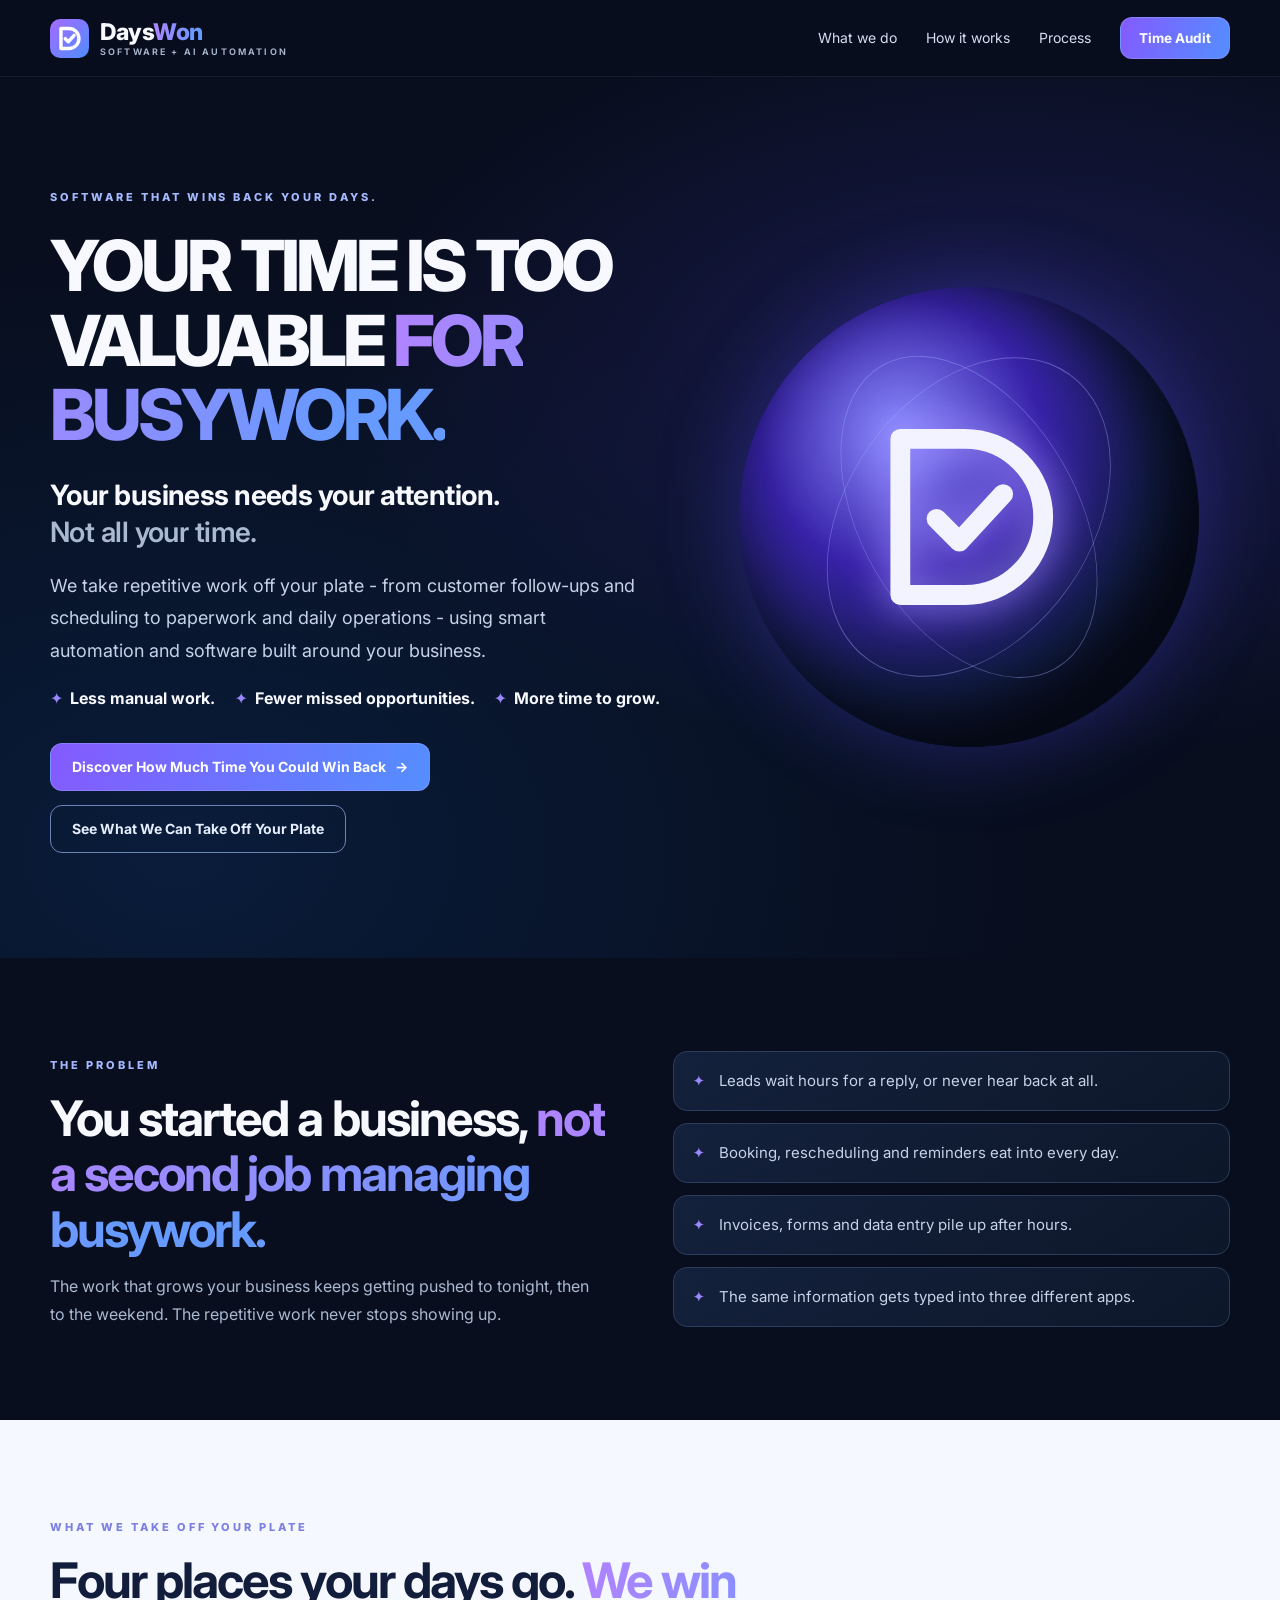
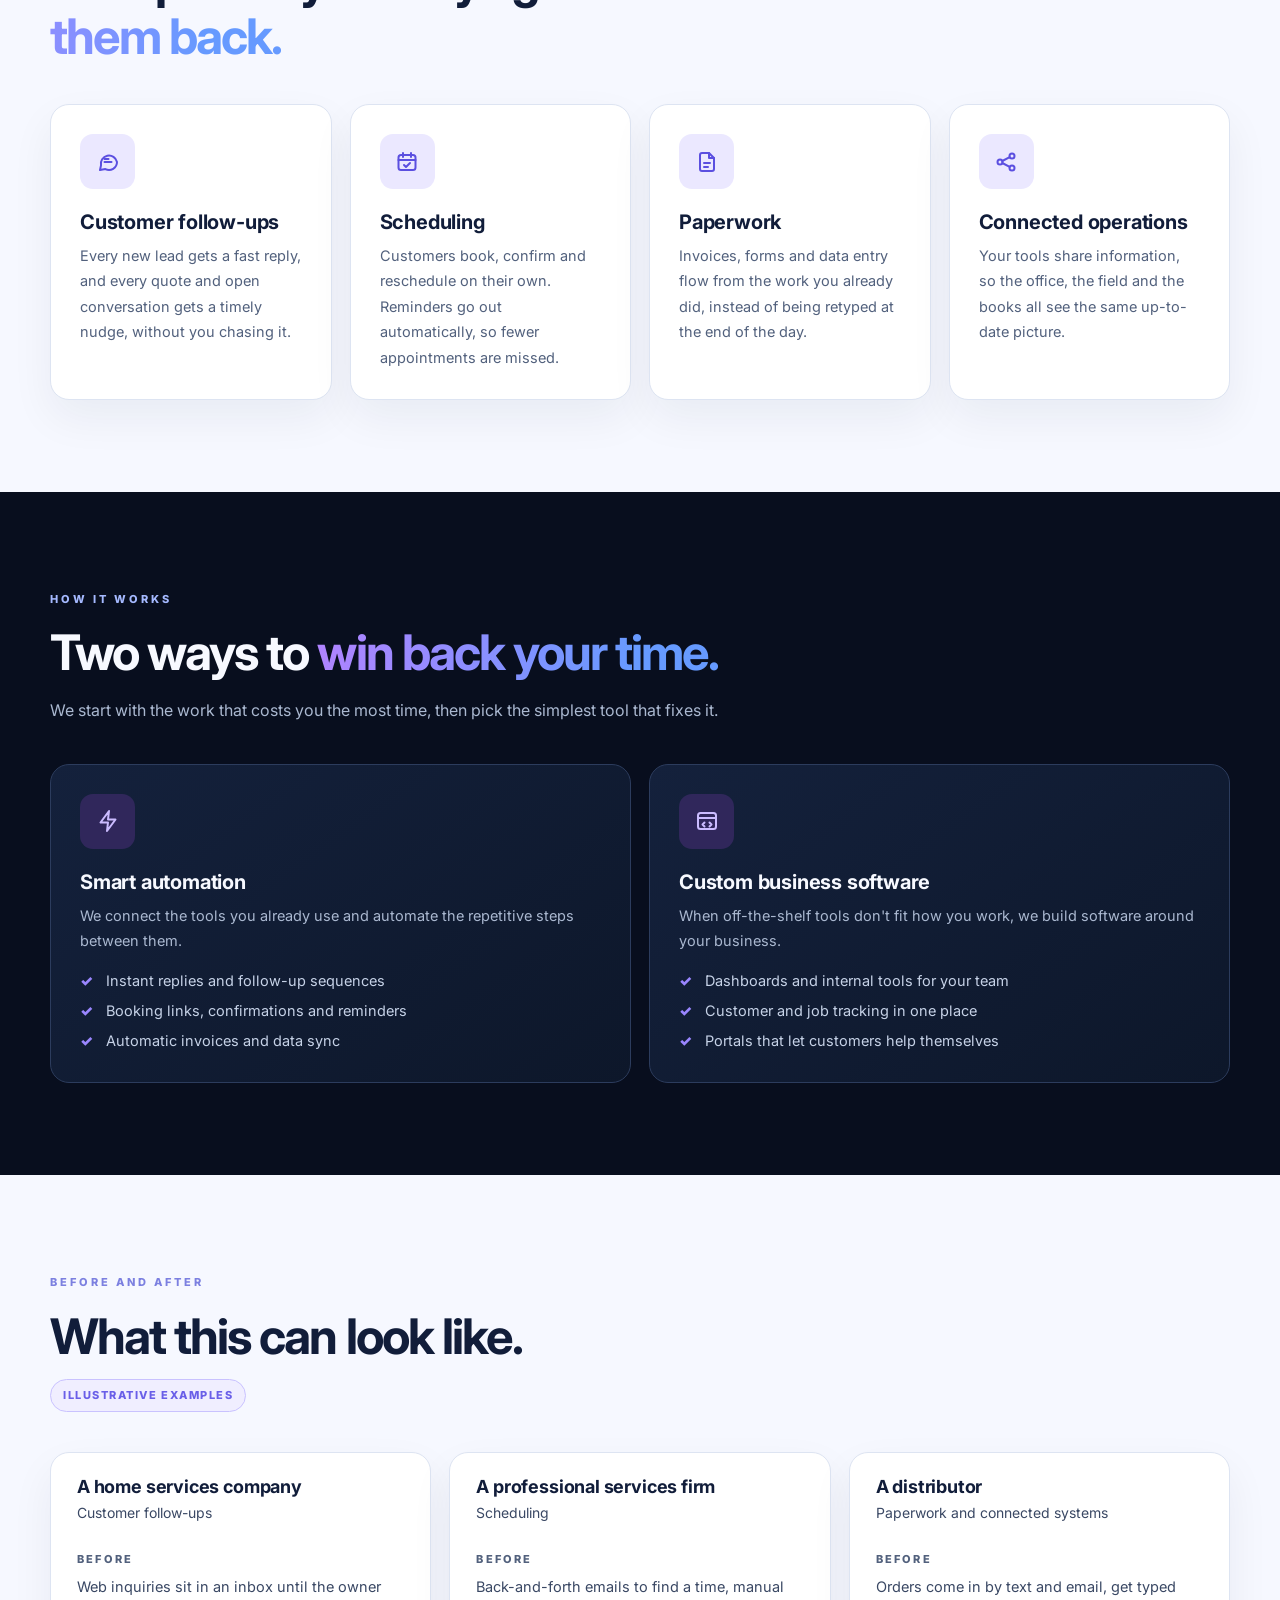
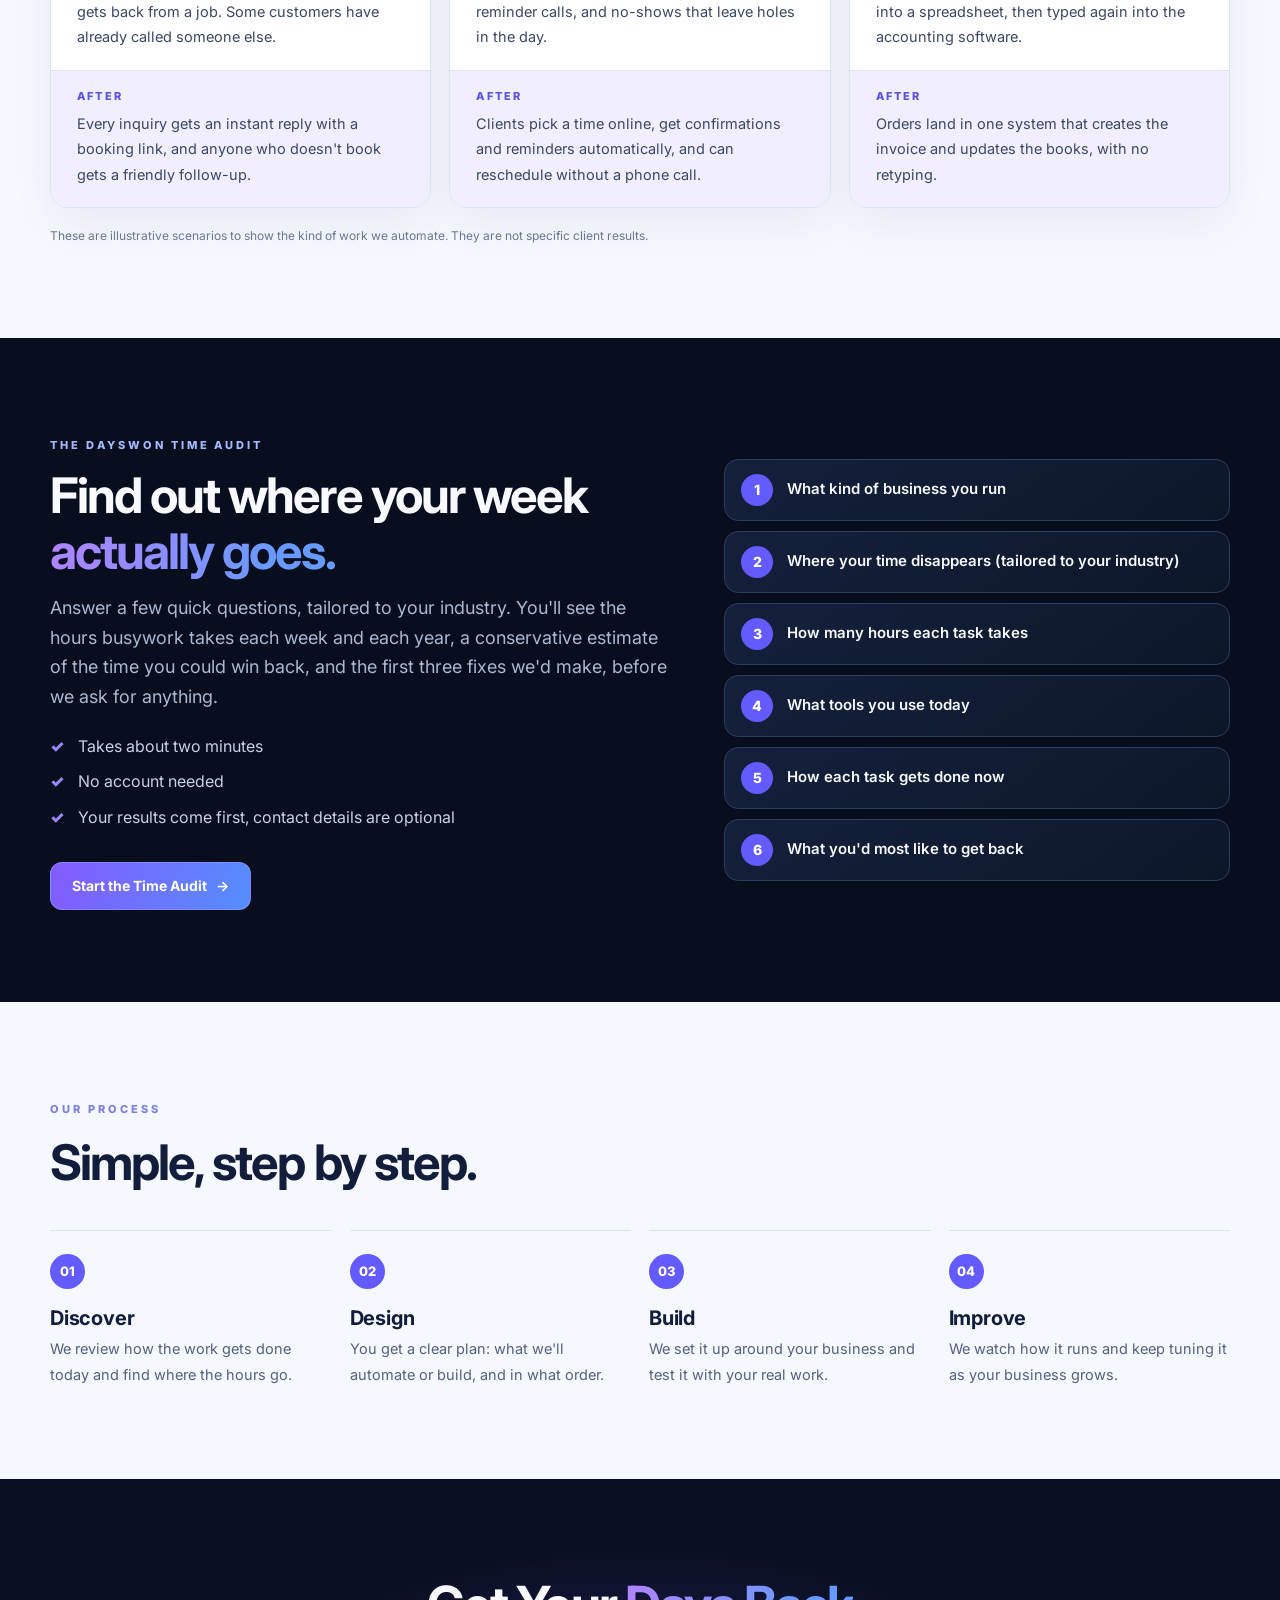
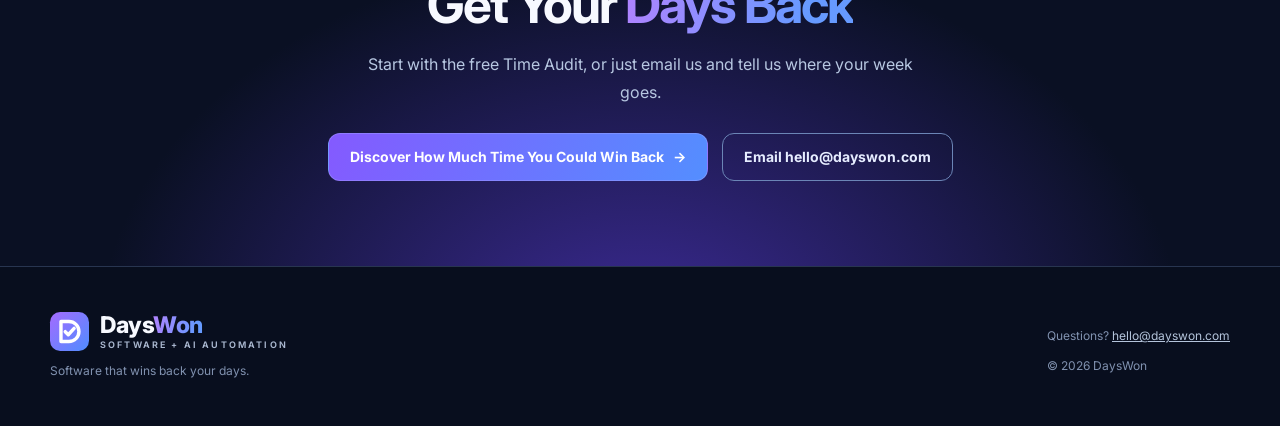
<file: index.html>
<!doctype html>
<html lang="en">
<head>
<meta charset="utf-8">
<meta name="viewport" content="width=device-width,initial-scale=1,viewport-fit=cover">
<meta name="robots" content="noindex, nofollow">
<meta name="theme-color" content="#080e1e">
<title>DaysWon — Your time is too valuable for busywork</title>
<meta name="description" content="DaysWon takes repetitive work off your plate, from customer follow-ups and scheduling to paperwork and daily operations, with smart automation and software built around your business.">
<meta property="og:type" content="website">
<meta property="og:site_name" content="DaysWon">
<meta property="og:url" content="https://mmstar4657-boop.github.io/dayswon-preview/">
<meta property="og:title" content="DaysWon: Your time is too valuable for busywork">
<meta property="og:description" content="How many hours is busywork costing you? Take the 2-minute Time Audit and see your weekly and yearly hours.">
<meta property="og:image" content="https://mmstar4657-boop.github.io/dayswon-preview/og.png">
<meta property="og:image:width" content="1200">
<meta property="og:image:height" content="630">
<meta property="og:image:alt" content="DaysWon: How many hours is busywork costing you? Take the 2-minute Time Audit">
<meta name="twitter:card" content="summary_large_image">
<meta name="twitter:title" content="DaysWon: Your time is too valuable for busywork">
<meta name="twitter:description" content="How many hours is busywork costing you? Take the 2-minute Time Audit and see your weekly and yearly hours.">
<meta name="twitter:image" content="https://mmstar4657-boop.github.io/dayswon-preview/og.png">
<link rel="icon" href="favicon.svg" type="image/svg+xml">
<link rel="icon" href="favicon-32.png" sizes="32x32">
<link rel="apple-touch-icon" href="apple-touch-icon.png">
<link rel="preconnect" href="https://fonts.googleapis.com">
<link rel="preconnect" href="https://fonts.gstatic.com" crossorigin>
<link rel="stylesheet" href="styles.css?v=20261026dw">
</head>
<body>
<a class="skip" href="#main">Skip to content</a>
<header class="nav"><div class="wrap nav-in">
<a class="brand" href="./" aria-label="DaysWon home"><svg viewBox="0 0 64 64" aria-hidden="true" focusable="false"><rect x="2" y="2" width="60" height="60" rx="16" fill="#3f7bff"/><path d="M18 15.5H31a16.5 16.5 0 0 1 0 33H18Z" fill="none" stroke="#fff" stroke-width="5.6" stroke-linejoin="round"/><path d="M25 32.3l5 5 9.6-10.4" fill="none" stroke="#fff" stroke-width="5.6" stroke-linecap="round" stroke-linejoin="round"/></svg><span>Days<em>Won</em></span></a>
<nav class="nav-links" aria-label="Main"><a href="#outcomes">What we do</a><a href="#how">How it works</a><a href="#process">Process</a><a class="btn sm" href="time-audit/" data-track="nav_cta_click">Time Audit</a></nav>
</div></header>
<main id="main">
<section class="hero" aria-labelledby="hero-h">
<div class="wrap hero-grid">
<div>
<span class="eyebrow">Software that wins back your days.</span>
<h1 id="hero-h">YOUR TIME IS TOO VALUABLE <span class="gradient">FOR BUSYWORK.</span></h1>
<p class="sub">Your business needs your attention. <span>Not all your time.</span></p>
<p class="body">We take repetitive work off your plate - from customer follow-ups and scheduling to paperwork and daily operations - using smart automation and software built around your business.</p>
<p class="tag benefits"><span>Less manual work.</span> <span>Fewer missed opportunities.</span> <span>More time to grow.</span></p>
<div class="actions">
<a class="btn go" href="time-audit/" data-track="hero_cta_click">Discover How Much Time You Could Win Back</a>
<a class="btn ghost" href="#outcomes" data-track="hero_secondary_click">See What We Can Take Off Your Plate</a>
</div>
</div>
<div class="visual" aria-hidden="true"><div class="orb"><svg viewBox="0 0 64 64" focusable="false"><path d="M14 11.5H31a20.5 20.5 0 0 1 0 41H14Z" fill="none" stroke="#f2f3ff" stroke-width="5.2" stroke-linejoin="round"/><path d="M23.5 32.5l6 6 11.5-12.5" fill="none" stroke="#f2f3ff" stroke-width="5.2" stroke-linecap="round" stroke-linejoin="round"/></svg></div></div>
</div>
</section>

<section class="section" id="problem" aria-labelledby="problem-h">
<div class="wrap split">
<div class="head" style="margin:0">
<span class="eyebrow">The problem</span>
<h2 id="problem-h">You started a business, <span class="gradient">not a second job managing busywork.</span></h2>
<p>The work that grows your business keeps getting pushed to tonight, then to the weekend. The repetitive work never stops showing up.</p>
</div>
<ul class="problem-list">
<li>Leads wait hours for a reply, or never hear back at all.</li>
<li>Booking, rescheduling and reminders eat into every day.</li>
<li>Invoices, forms and data entry pile up after hours.</li>
<li>The same information gets typed into three different apps.</li>
</ul>
</div>
</section>

<section class="section alt" id="outcomes" aria-labelledby="outcomes-h">
<div class="wrap">
<div class="head">
<span class="eyebrow">What we take off your plate</span>
<h2 id="outcomes-h">Four places your days go. <span class="gradient">We win them back.</span></h2>
</div>
<div class="grid g4">
<article class="card"><div class="ico"><svg viewBox="0 0 24 24" fill="none" stroke="currentColor" stroke-width="2" stroke-linecap="round" stroke-linejoin="round" aria-hidden="true"><path d="M21 12a8 8 0 0 1-11.6 7.1L4 20l1-4.6A8 8 0 1 1 21 12z"/><path d="M8.5 12h7M8.5 9h4"/></svg></div><h3>Customer follow-ups</h3><p>Every new lead gets a fast reply, and every quote and open conversation gets a timely nudge, without you chasing it.</p></article>
<article class="card"><div class="ico"><svg viewBox="0 0 24 24" fill="none" stroke="currentColor" stroke-width="2" stroke-linecap="round" stroke-linejoin="round" aria-hidden="true"><rect x="3.5" y="5" width="17" height="15" rx="2.5"/><path d="M3.5 10h17M8 3v4M16 3v4M9 15l2 2 4-4"/></svg></div><h3>Scheduling</h3><p>Customers book, confirm and reschedule on their own. Reminders go out automatically, so fewer appointments are missed.</p></article>
<article class="card"><div class="ico"><svg viewBox="0 0 24 24" fill="none" stroke="currentColor" stroke-width="2" stroke-linecap="round" stroke-linejoin="round" aria-hidden="true"><path d="M14 3H7a2 2 0 0 0-2 2v14a2 2 0 0 0 2 2h10a2 2 0 0 0 2-2V8z"/><path d="M14 3v5h5M9 13h6M9 17h4"/></svg></div><h3>Paperwork</h3><p>Invoices, forms and data entry flow from the work you already did, instead of being retyped at the end of the day.</p></article>
<article class="card"><div class="ico"><svg viewBox="0 0 24 24" fill="none" stroke="currentColor" stroke-width="2" stroke-linecap="round" stroke-linejoin="round" aria-hidden="true"><circle cx="6" cy="12" r="2.5"/><circle cx="18" cy="6" r="2.5"/><circle cx="18" cy="18" r="2.5"/><path d="M8.3 11l7.4-3.8M8.3 13l7.4 3.8"/></svg></div><h3>Connected operations</h3><p>Your tools share information, so the office, the field and the books all see the same up-to-date picture.</p></article>
</div>
</div>
</section>

<section class="section how" id="how" aria-labelledby="how-h">
<div class="wrap">
<div class="head">
<span class="eyebrow">How it works</span>
<h2 id="how-h">Two ways to <span class="gradient">win back your time.</span></h2>
<p>We start with the work that costs you the most time, then pick the simplest tool that fixes it.</p>
</div>
<div class="grid g2">
<article class="card"><div class="ico"><svg viewBox="0 0 24 24" fill="none" stroke="currentColor" stroke-width="2" stroke-linecap="round" stroke-linejoin="round" aria-hidden="true"><path d="M13 2L4.5 13.5H12L11 22l8.5-11.5H12z"/></svg></div><h3>Smart automation</h3><p>We connect the tools you already use and automate the repetitive steps between them.</p>
<ul><li>Instant replies and follow-up sequences</li><li>Booking links, confirmations and reminders</li><li>Automatic invoices and data sync</li></ul></article>
<article class="card"><div class="ico"><svg viewBox="0 0 24 24" fill="none" stroke="currentColor" stroke-width="2" stroke-linecap="round" stroke-linejoin="round" aria-hidden="true"><rect x="3" y="4" width="18" height="16" rx="2.5"/><path d="M3 9h18M9.5 13.5l-2 2 2 2M14.5 13.5l2 2-2 2"/></svg></div><h3>Custom business software</h3><p>When off-the-shelf tools don't fit how you work, we build software around your business.</p>
<ul><li>Dashboards and internal tools for your team</li><li>Customer and job tracking in one place</li><li>Portals that let customers help themselves</li></ul></article>
</div>
</div>
</section>

<section class="section alt" id="examples" aria-labelledby="ex-h">
<div class="wrap">
<div class="head">
<span class="eyebrow">Before and after</span>
<h2 id="ex-h">What this can look like.</h2>
<p><span class="badge">Illustrative examples</span></p>
</div>
<div class="grid g3">
<article class="card ba"><div class="ba-top"><h3>A home services company</h3><p class="muted">Customer follow-ups</p></div>
<div class="row before"><div class="lbl">Before</div><p>Web inquiries sit in an inbox until the owner gets back from a job. Some customers have already called someone else.</p></div>
<div class="row after"><div class="lbl">After</div><p>Every inquiry gets an instant reply with a booking link, and anyone who doesn't book gets a friendly follow-up.</p></div></article>
<article class="card ba"><div class="ba-top"><h3>A professional services firm</h3><p class="muted">Scheduling</p></div>
<div class="row before"><div class="lbl">Before</div><p>Back-and-forth emails to find a time, manual reminder calls, and no-shows that leave holes in the day.</p></div>
<div class="row after"><div class="lbl">After</div><p>Clients pick a time online, get confirmations and reminders automatically, and can reschedule without a phone call.</p></div></article>
<article class="card ba"><div class="ba-top"><h3>A distributor</h3><p class="muted">Paperwork and connected systems</p></div>
<div class="row before"><div class="lbl">Before</div><p>Orders come in by text and email, get typed into a spreadsheet, then typed again into the accounting software.</p></div>
<div class="row after"><div class="lbl">After</div><p>Orders land in one system that creates the invoice and updates the books, with no retyping.</p></div></article>
</div>
<p class="note">These are illustrative scenarios to show the kind of work we automate. They are not specific client results.</p>
</div>
</section>

<section class="section" id="audit" aria-labelledby="audit-h">
<div class="wrap audit-prev">
<div>
<span class="eyebrow">The DaysWon Time Audit</span>
<h2 id="audit-h" style="margin:12px 0 14px">Find out where your week <span class="gradient">actually goes.</span></h2>
<p class="muted" style="font-size:18px">Answer a few quick questions, tailored to your industry. You'll see the hours busywork takes each week and each year, a conservative estimate of the time you could win back, and the first three fixes we'd make, before we ask for anything.</p>
<ul class="checks"><li>Takes about two minutes</li><li>No account needed</li><li>Your results come first, contact details are optional</li></ul>
<div class="actions"><a class="btn go" href="time-audit/" data-track="audit_preview_cta_click">Start the Time Audit</a></div>
</div>
<ol class="steps-mini" aria-label="What the audit asks">
<li>What kind of business you run</li>
<li>Where your time disappears (tailored to your industry)</li>
<li>How many hours each task takes</li>
<li>What tools you use today</li>
<li>How each task gets done now</li>
<li>What you'd most like to get back</li>
</ol>
</div>
</section>

<section class="section alt process" id="process" aria-labelledby="process-h">
<div class="wrap">
<div class="head">
<span class="eyebrow">Our process</span>
<h2 id="process-h">Simple, step by step.</h2>
</div>
<div class="grid g4">
<article class="card"><span class="num">01</span><h3>Discover</h3><p>We review how the work gets done today and find where the hours go.</p></article>
<article class="card"><span class="num">02</span><h3>Design</h3><p>You get a clear plan: what we'll automate or build, and in what order.</p></article>
<article class="card"><span class="num">03</span><h3>Build</h3><p>We set it up around your business and test it with your real work.</p></article>
<article class="card"><span class="num">04</span><h3>Improve</h3><p>We watch how it runs and keep tuning it as your business grows.</p></article>
</div>
</div>
</section>

<section class="final" aria-labelledby="final-h">
<div class="wrap">
<h2 id="final-h">Get Your <span class="gradient">Days Back</span></h2>
<p>Start with the free Time Audit, or just email us and tell us where your week goes.</p>
<div class="actions"><a class="btn go" href="time-audit/" data-track="final_cta_click">Discover How Much Time You Could Win Back</a><a class="btn ghost" href="mailto:hello@dayswon.com">Email hello@dayswon.com</a></div>
</div>
</section>
</main>
<footer class="footer"><div class="wrap footer-in">
<div><a class="brand" href="./"><svg viewBox="0 0 64 64" aria-hidden="true" focusable="false"><rect x="2" y="2" width="60" height="60" rx="16" fill="#3f7bff"/><path d="M18 15.5H31a16.5 16.5 0 0 1 0 33H18Z" fill="none" stroke="#fff" stroke-width="5.6" stroke-linejoin="round"/><path d="M25 32.3l5 5 9.6-10.4" fill="none" stroke="#fff" stroke-width="5.6" stroke-linecap="round" stroke-linejoin="round"/></svg><span>Days<em>Won</em></span></a><p>Software that wins back your days.</p></div>
<div><p>Questions? <a href="mailto:hello@dayswon.com">hello@dayswon.com</a></p><p>© <span data-year>2026</span> DaysWon</p></div>
</div></footer>
<script src="track.js"></script>
</body>
</html>
</file>
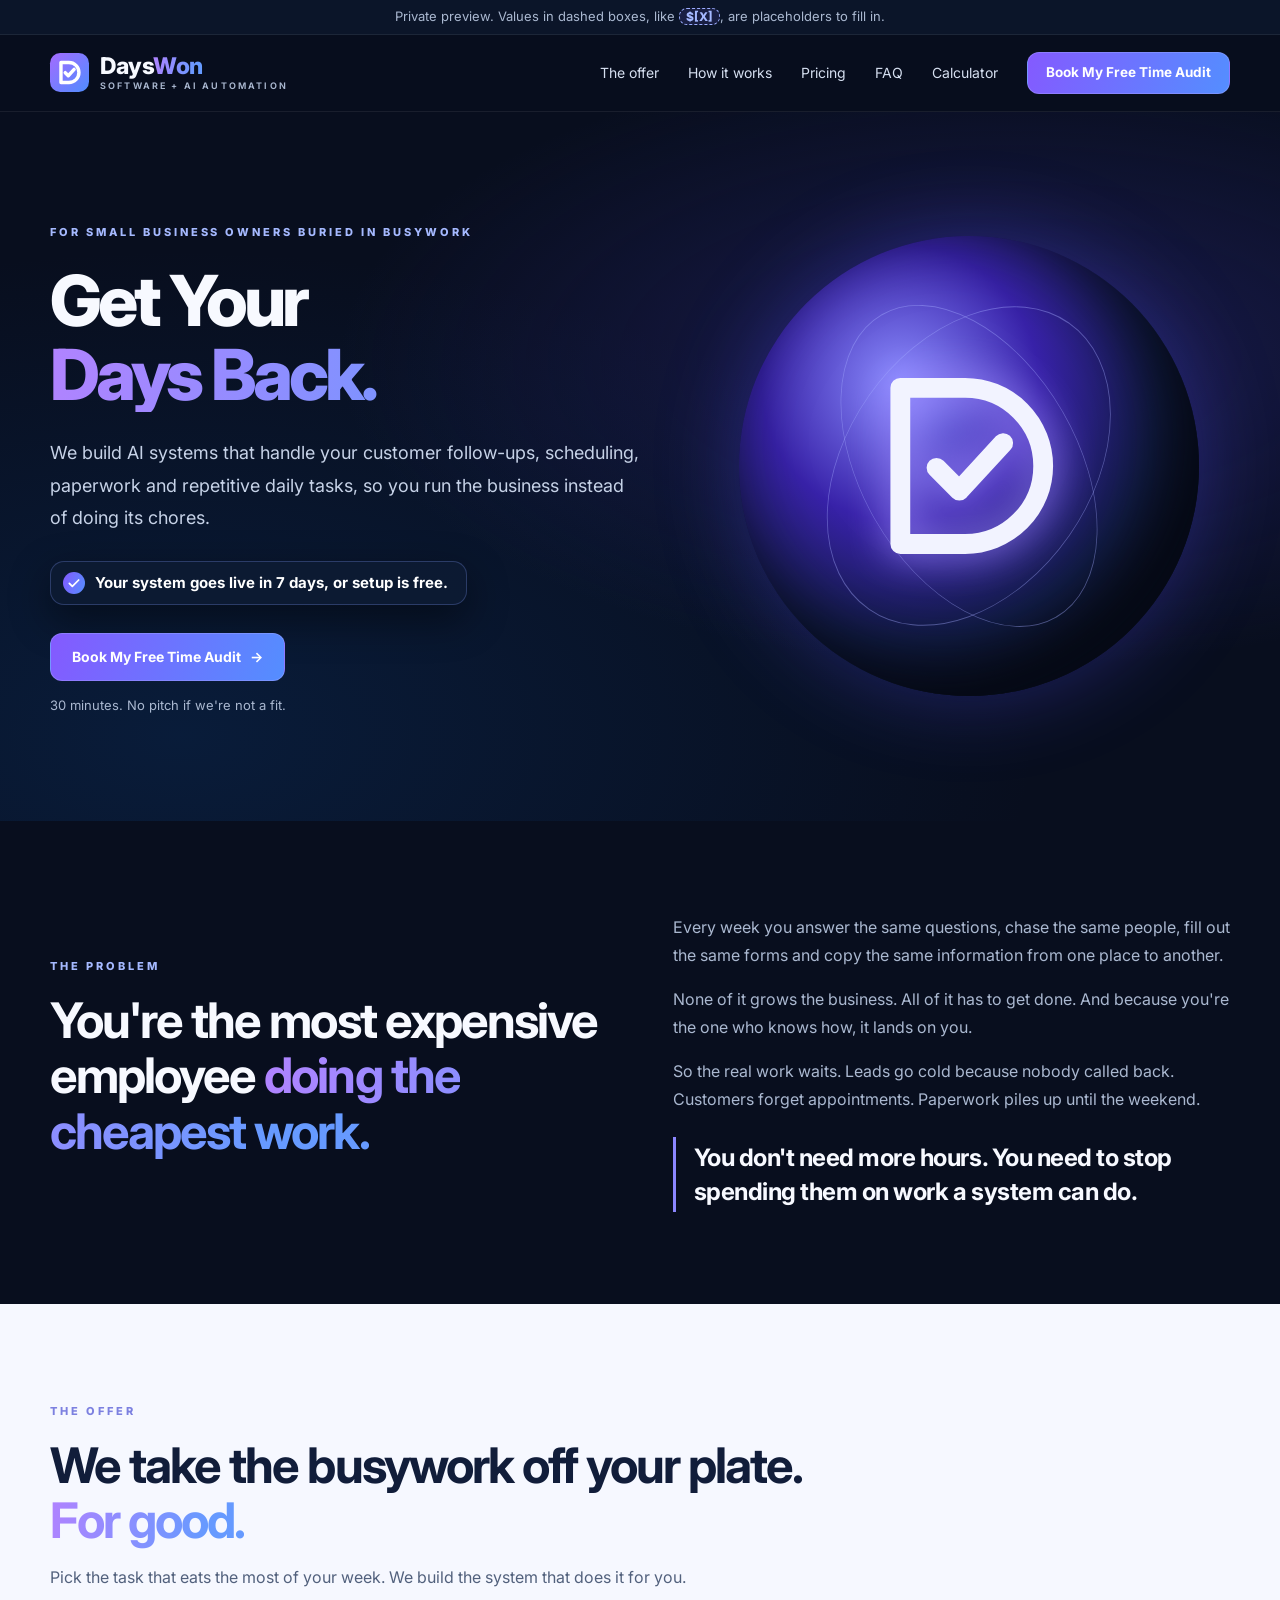
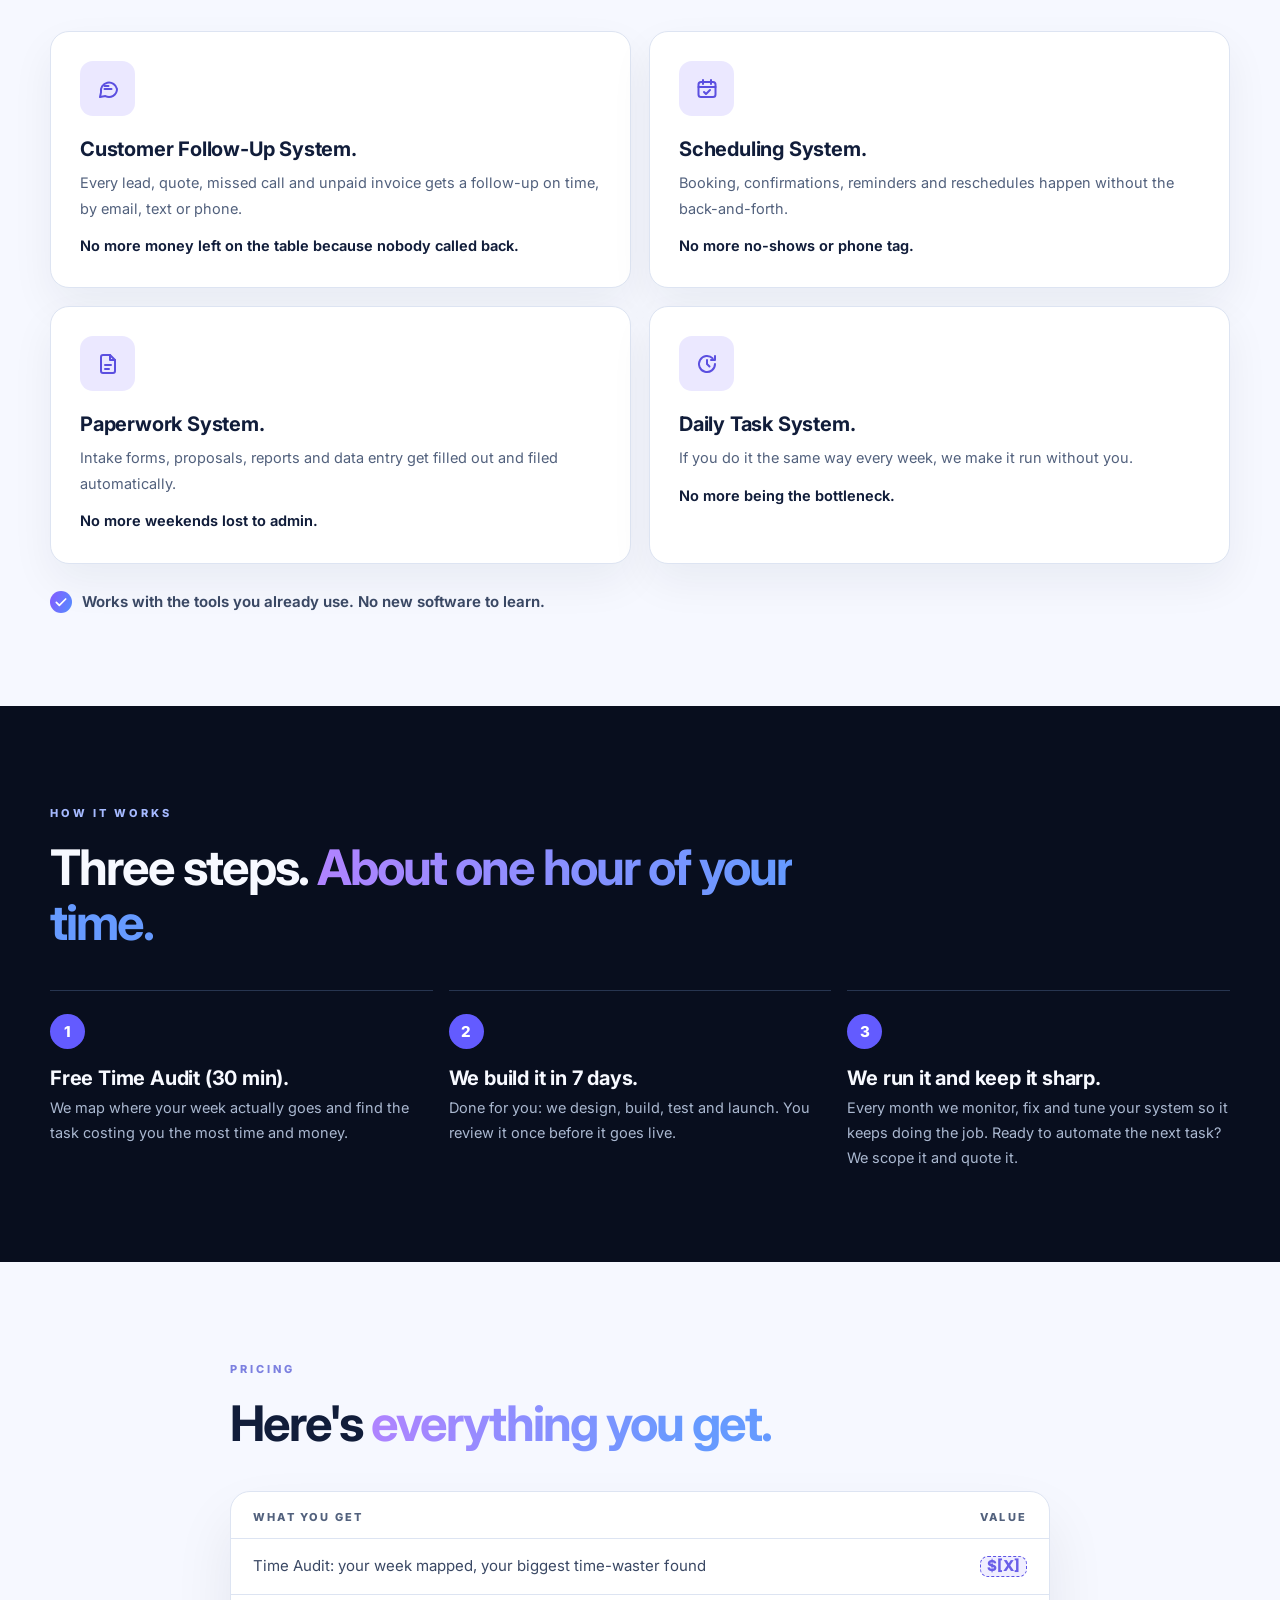
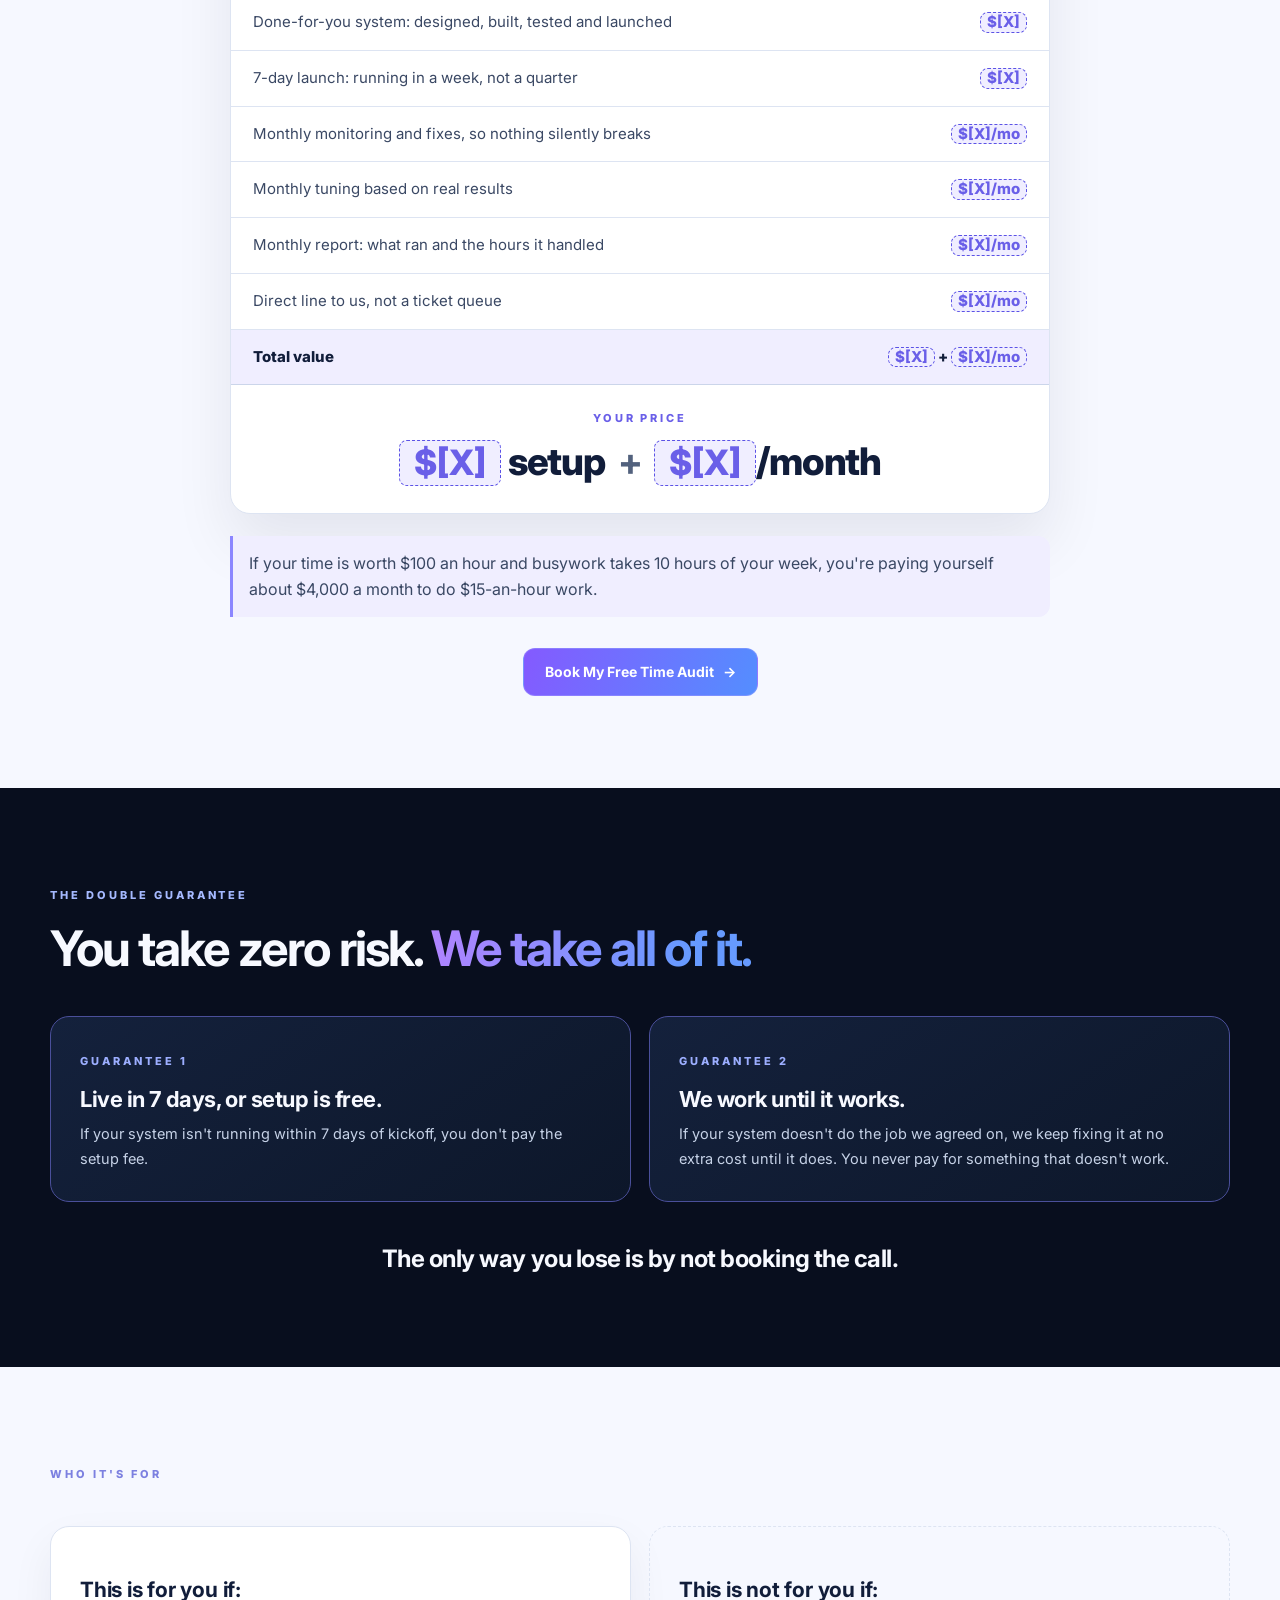
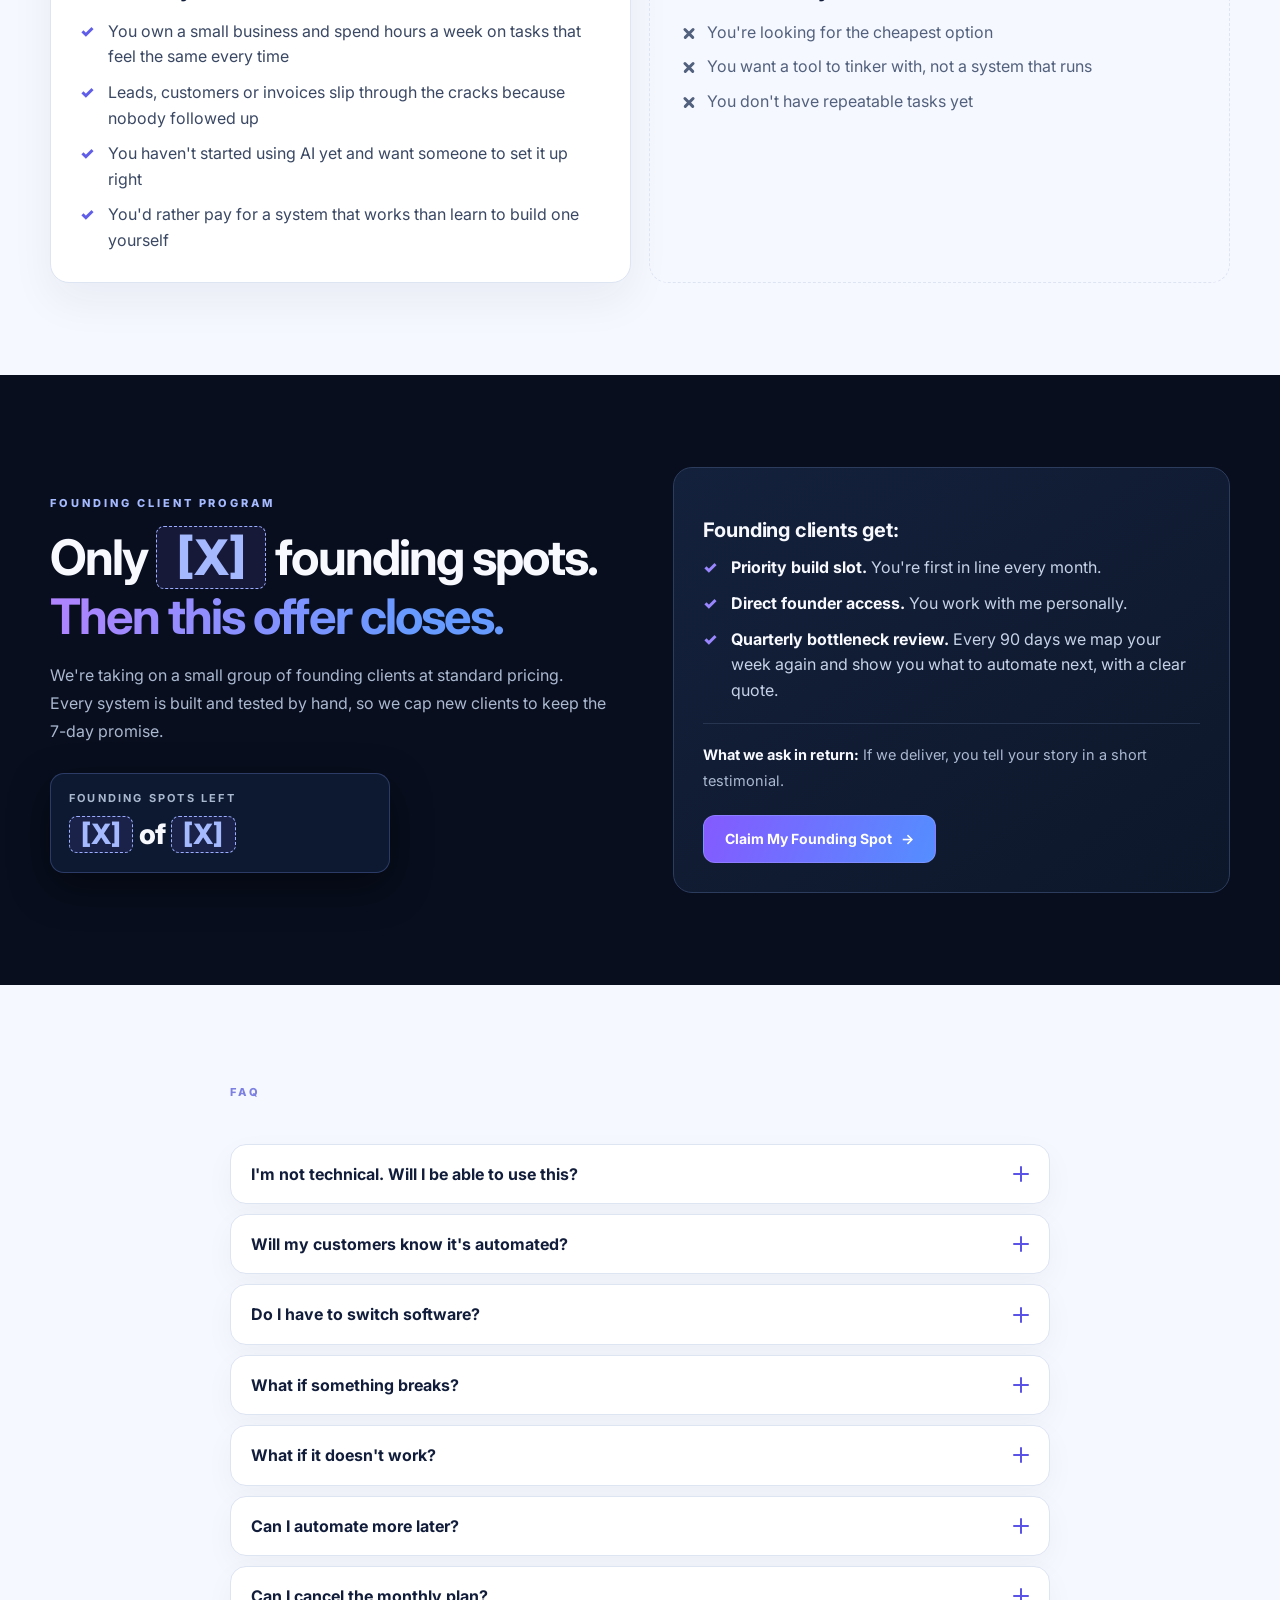
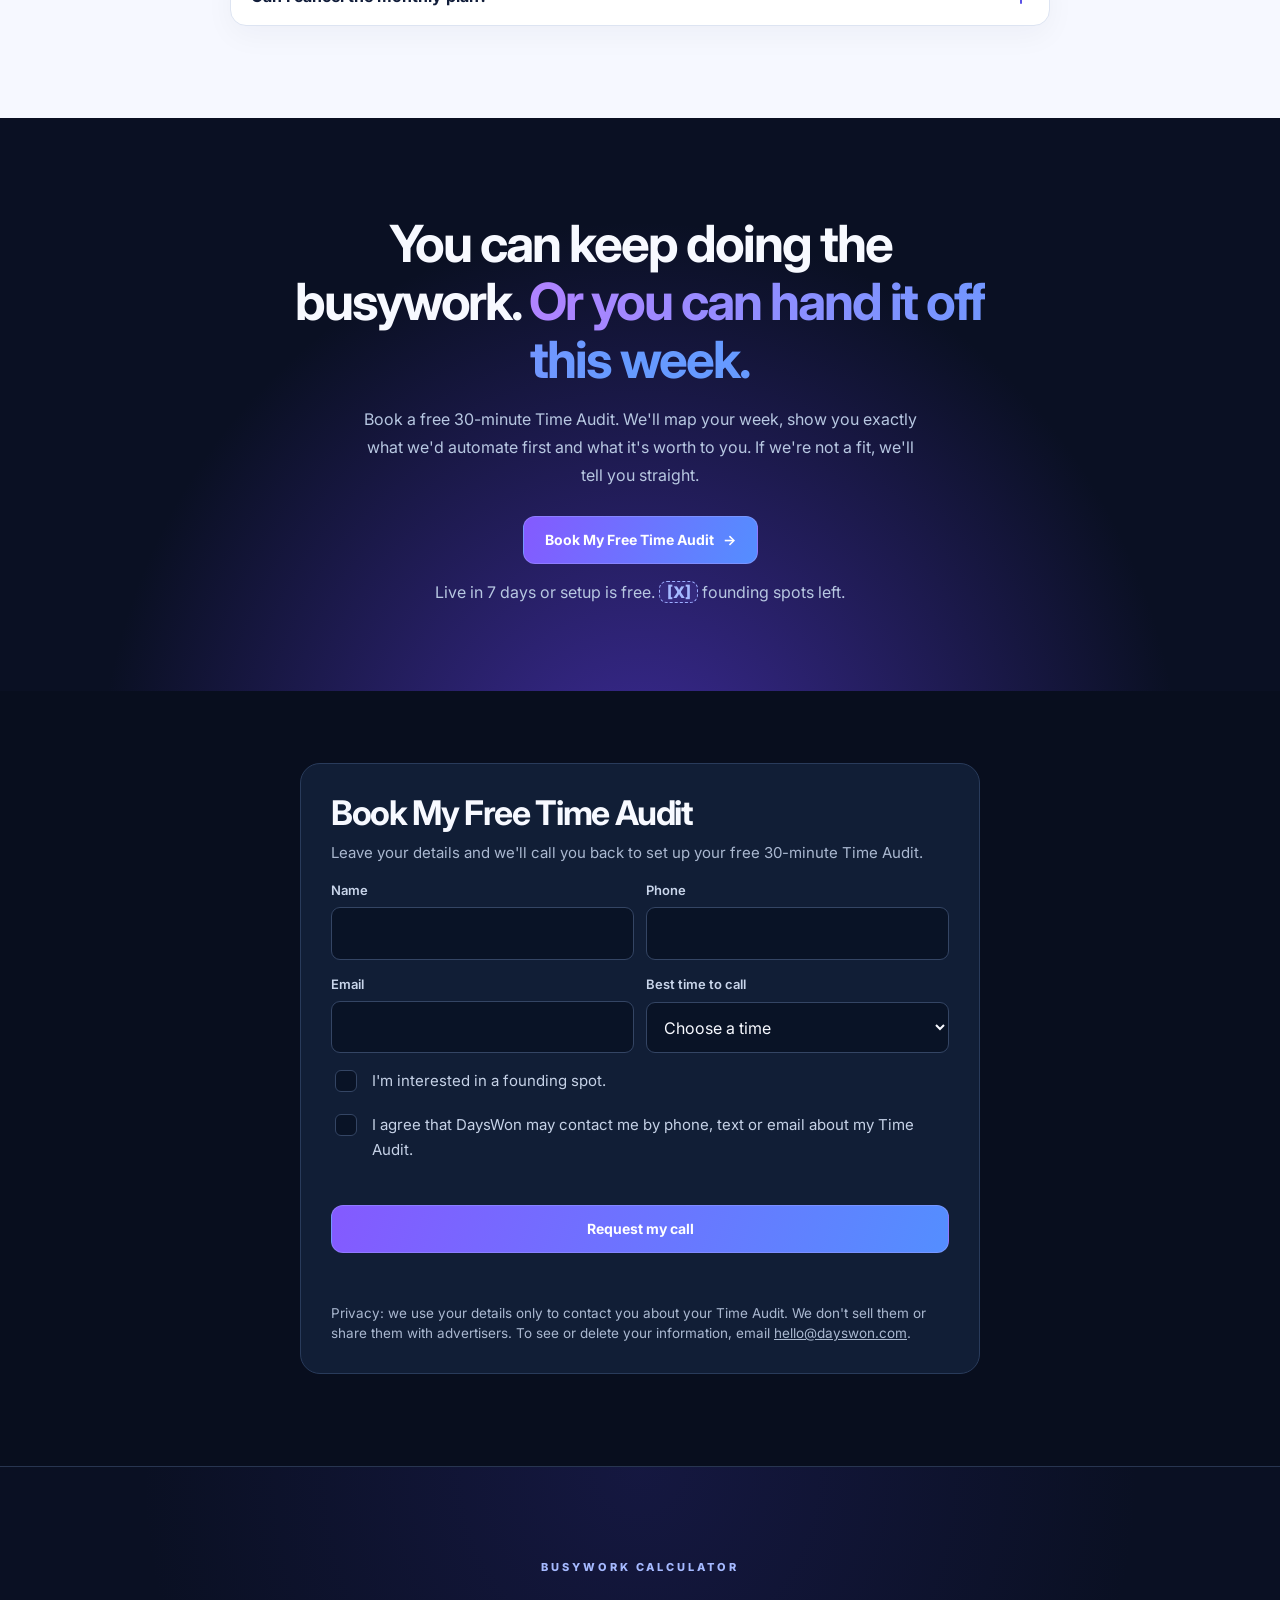
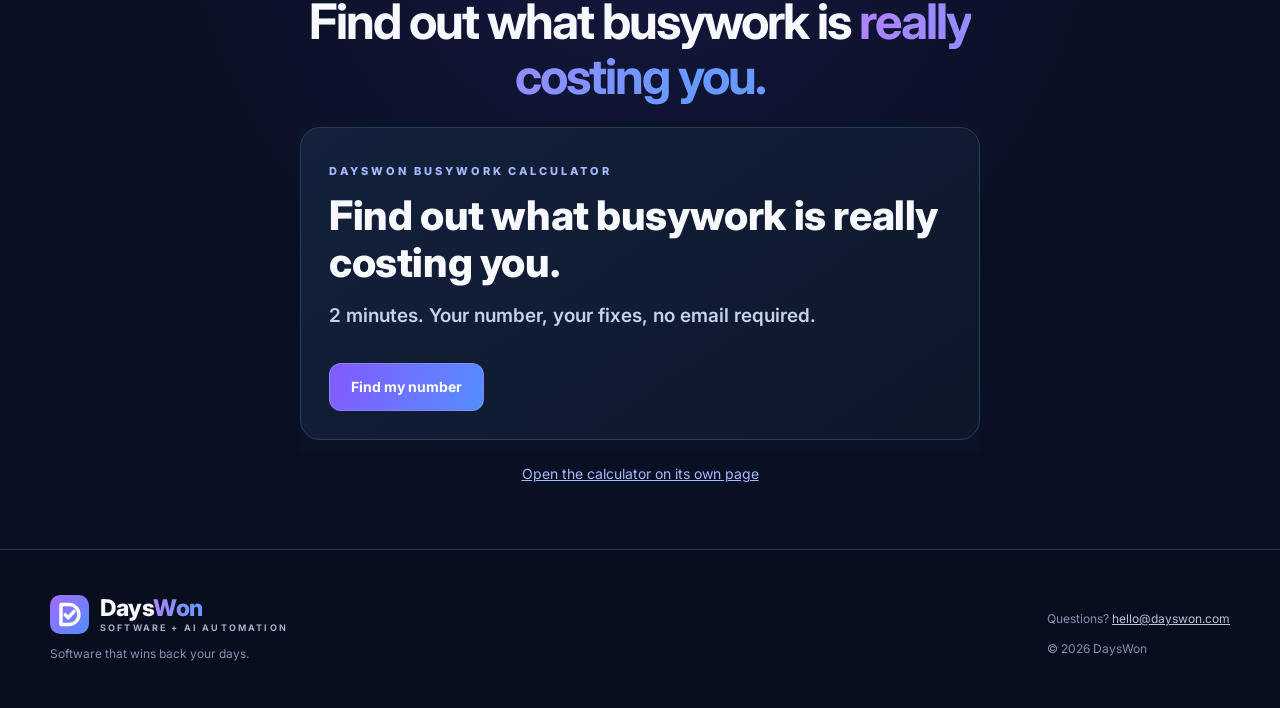
<file: offer/index.html>
<!doctype html>
<html lang="en">
<head>
<meta charset="utf-8">
<meta name="viewport" content="width=device-width,initial-scale=1,viewport-fit=cover">
<meta name="robots" content="noindex, nofollow">
<meta name="theme-color" content="#080e1e">
<title>DaysWon — Get Your Days Back.</title>
<meta name="description" content="We build AI systems that handle your customer follow-ups, scheduling, paperwork and repetitive daily tasks. Your system goes live in 7 days, or setup is free.">
<meta property="og:type" content="website">
<meta property="og:site_name" content="DaysWon">
<meta property="og:url" content="https://mmstar4657-boop.github.io/dayswon-preview/offer/">
<meta property="og:title" content="DaysWon: Get Your Days Back.">
<meta property="og:description" content="We build AI systems that handle your customer follow-ups, scheduling, paperwork and repetitive daily tasks. Your system goes live in 7 days, or setup is free.">
<meta property="og:image" content="https://mmstar4657-boop.github.io/dayswon-preview/og.png">
<meta property="og:image:width" content="1200">
<meta property="og:image:height" content="630">
<meta property="og:image:alt" content="DaysWon: Software that wins back your days.">
<meta name="twitter:card" content="summary_large_image">
<meta name="twitter:title" content="DaysWon: Get Your Days Back.">
<meta name="twitter:description" content="We build AI systems that handle your customer follow-ups, scheduling, paperwork and repetitive daily tasks. Your system goes live in 7 days, or setup is free.">
<meta name="twitter:image" content="https://mmstar4657-boop.github.io/dayswon-preview/og.png">
<link rel="icon" href="../favicon.svg" type="image/svg+xml">
<link rel="icon" href="../favicon-32.png" sizes="32x32">
<link rel="apple-touch-icon" href="../apple-touch-icon.png">
<link rel="preconnect" href="https://fonts.googleapis.com">
<link rel="preconnect" href="https://fonts.gstatic.com" crossorigin>
<link rel="stylesheet" href="../styles.css?v=20261026dw">
<link rel="stylesheet" href="offer.css?v=20261026dw">
</head>
<body class="offer">
<a class="skip" href="#main">Skip to content</a>
<div class="pv-bar" role="note">Private preview. Values in dashed boxes, like <span class="ph" title="Placeholder: fill in before publishing">$[X]</span>, are placeholders to fill in.</div>
<header class="nav"><div class="wrap nav-in">
<a class="brand" href="../" aria-label="DaysWon home"><svg viewBox="0 0 64 64" aria-hidden="true" focusable="false"><rect x="2" y="2" width="60" height="60" rx="16" fill="#3f7bff"/><path d="M18 15.5H31a16.5 16.5 0 0 1 0 33H18Z" fill="none" stroke="#fff" stroke-width="5.6" stroke-linejoin="round"/><path d="M25 32.3l5 5 9.6-10.4" fill="none" stroke="#fff" stroke-width="5.6" stroke-linecap="round" stroke-linejoin="round"/></svg><span>Days<em>Won</em></span></a>
<nav class="nav-links" aria-label="Main"><a href="#offer">The offer</a><a href="#how">How it works</a><a href="#pricing">Pricing</a><a href="#faq">FAQ</a><a href="#calculator">Calculator</a><a class="btn sm" href="#book" data-cta="audit" data-track="nav_cta_click"><span class="lg">Book My Free Time Audit</span><span class="xs">Book My Free Audit</span></a></nav>
</div></header>
<main id="main">

<section class="hero o-hero" aria-labelledby="hero-h">
<div class="wrap hero-grid">
<div>
<span class="eyebrow">For small business owners buried in busywork</span>
<h1 id="hero-h">Get Your <span class="gradient">Days Back.</span></h1>
<p class="lead-sub">We build AI systems that handle your customer follow-ups, scheduling, paperwork and repetitive daily tasks, so you run the business instead of doing its chores.</p>
<p class="g-line"><svg viewBox="0 0 24 24" aria-hidden="true" focusable="false"><path d="M5 12.5l4.5 4.5L19 7.5" fill="none" stroke="currentColor" stroke-width="2.6" stroke-linecap="round" stroke-linejoin="round"/></svg><span>Your system goes live in 7 days, or setup is free.</span></p>
<div class="actions"><a class="btn go" href="#book" data-cta="audit" data-track="hero_cta_click">Book My Free Time Audit</a></div>
<p class="under">30 minutes. No pitch if we're not a fit.</p>
</div>
<div class="visual" aria-hidden="true"><div class="orb"><svg viewBox="0 0 64 64" focusable="false"><path d="M14 11.5H31a20.5 20.5 0 0 1 0 41H14Z" fill="none" stroke="#f2f3ff" stroke-width="5.2" stroke-linejoin="round"/><path d="M23.5 32.5l6 6 11.5-12.5" fill="none" stroke="#f2f3ff" stroke-width="5.2" stroke-linecap="round" stroke-linejoin="round"/></svg></div></div>
</div>
</section>

<section class="section" id="problem" aria-labelledby="problem-h">
<div class="wrap split">
<div class="head" style="margin:0">
<span class="eyebrow">The problem</span>
<h2 id="problem-h">You're the most expensive employee <span class="gradient">doing the cheapest work.</span></h2>
</div>
<div class="prose">
<p>Every week you answer the same questions, chase the same people, fill out the same forms and copy the same information from one place to another.</p>
<p>None of it grows the business. All of it has to get done. And because you're the one who knows how, it lands on you.</p>
<p>So the real work waits. Leads go cold because nobody called back. Customers forget appointments. Paperwork piles up until the weekend.</p>
<p class="closer">You don't need more hours. You need to stop spending them on work a system can do.</p>
</div>
</div>
</section>

<section class="section alt" id="offer" aria-labelledby="offer-h">
<div class="wrap">
<div class="head">
<span class="eyebrow">The offer</span>
<h2 id="offer-h">We take the busywork off your plate. <span class="gradient">For good.</span></h2>
<p>Pick the task that eats the most of your week. We build the system that does it for you.</p>
</div>
<div class="grid g2 sys">
<article class="card"><div class="ico"><svg viewBox="0 0 24 24" fill="none" stroke="currentColor" stroke-width="2" stroke-linecap="round" stroke-linejoin="round" aria-hidden="true"><path d="M21 12a8 8 0 0 1-11.6 7.1L4 20l1-4.6A8 8 0 1 1 21 12z"/><path d="M8.5 12h7M8.5 9h4"/></svg></div><h3>Customer Follow-Up System.</h3><p>Every lead, quote, missed call and unpaid invoice gets a follow-up on time, by email, text or phone. <strong>No more money left on the table because nobody called back.</strong></p></article>
<article class="card"><div class="ico"><svg viewBox="0 0 24 24" fill="none" stroke="currentColor" stroke-width="2" stroke-linecap="round" stroke-linejoin="round" aria-hidden="true"><rect x="3.5" y="5" width="17" height="15" rx="2.5"/><path d="M3.5 10h17M8 3v4M16 3v4M9 15l2 2 4-4"/></svg></div><h3>Scheduling System.</h3><p>Booking, confirmations, reminders and reschedules happen without the back-and-forth. <strong>No more no-shows or phone tag.</strong></p></article>
<article class="card"><div class="ico"><svg viewBox="0 0 24 24" fill="none" stroke="currentColor" stroke-width="2" stroke-linecap="round" stroke-linejoin="round" aria-hidden="true"><path d="M14 3H7a2 2 0 0 0-2 2v14a2 2 0 0 0 2 2h10a2 2 0 0 0 2-2V8z"/><path d="M14 3v5h5M9 13h6M9 17h4"/></svg></div><h3>Paperwork System.</h3><p>Intake forms, proposals, reports and data entry get filled out and filed automatically. <strong>No more weekends lost to admin.</strong></p></article>
<article class="card"><div class="ico"><svg viewBox="0 0 24 24" fill="none" stroke="currentColor" stroke-width="2" stroke-linecap="round" stroke-linejoin="round" aria-hidden="true"><path d="M20 12a8 8 0 1 1-2.3-5.6"/><path d="M20 4v4h-4"/><path d="M12 8v4l2.5 2.5"/></svg></div><h3>Daily Task System.</h3><p>If you do it the same way every week, we make it run without you. <strong>No more being the bottleneck.</strong></p></article>
</div>
<p class="under-four"><svg viewBox="0 0 24 24" aria-hidden="true" focusable="false"><path d="M5 12.5l4.5 4.5L19 7.5" fill="none" stroke="currentColor" stroke-width="2.6" stroke-linecap="round" stroke-linejoin="round"/></svg><span>Works with the tools you already use. No new software to learn.</span></p>
</div>
</section>

<section class="section" id="how" aria-labelledby="how-h">
<div class="wrap">
<div class="head">
<span class="eyebrow">How it works</span>
<h2 id="how-h">Three steps. <span class="gradient">About one hour of your time.</span></h2>
</div>
<ol class="steps3">
<li><span class="n" aria-hidden="true">1</span><div><h3>Free Time Audit (30 min).</h3><p>We map where your week actually goes and find the task costing you the most time and money.</p></div></li>
<li><span class="n" aria-hidden="true">2</span><div><h3>We build it in 7 days.</h3><p>Done for you: we design, build, test and launch. You review it once before it goes live.</p></div></li>
<li><span class="n" aria-hidden="true">3</span><div><h3>We run it and keep it sharp.</h3><p>Every month we monitor, fix and tune your system so it keeps doing the job. Ready to automate the next task? We scope it and quote it.</p></div></li>
</ol>
</div>
</section>

<section class="section alt" id="pricing" aria-labelledby="pricing-h">
<div class="wrap narrow">
<div class="head">
<span class="eyebrow">Pricing</span>
<h2 id="pricing-h">Here's <span class="gradient">everything you get.</span></h2>
</div>
<div class="stack-card">
<table class="stack">
<thead><tr><th scope="col">What you get</th><th scope="col" class="v">Value</th></tr></thead>
<tbody>
<tr><td>Time Audit: your week mapped, your biggest time-waster found</td><td class="v"><span class="ph" title="Placeholder: fill in before publishing">$[X]</span></td></tr>
<tr><td>Done-for-you system: designed, built, tested and launched</td><td class="v"><span class="ph" title="Placeholder: fill in before publishing">$[X]</span></td></tr>
<tr><td>7-day launch: running in a week, not a quarter</td><td class="v"><span class="ph" title="Placeholder: fill in before publishing">$[X]</span></td></tr>
<tr><td>Monthly monitoring and fixes, so nothing silently breaks</td><td class="v"><span class="ph" title="Placeholder: fill in before publishing">$[X]/mo</span></td></tr>
<tr><td>Monthly tuning based on real results</td><td class="v"><span class="ph" title="Placeholder: fill in before publishing">$[X]/mo</span></td></tr>
<tr><td>Monthly report: what ran and the hours it handled</td><td class="v"><span class="ph" title="Placeholder: fill in before publishing">$[X]/mo</span></td></tr>
<tr><td>Direct line to us, not a ticket queue</td><td class="v"><span class="ph" title="Placeholder: fill in before publishing">$[X]/mo</span></td></tr>
</tbody>
<tfoot><tr><th scope="row">Total value</th><td class="v"><span class="ph" title="Placeholder: fill in before publishing">$[X]</span> + <span class="ph" title="Placeholder: fill in before publishing">$[X]/mo</span></td></tr></tfoot>
</table>
<div class="price">
<span class="price-k">Your price</span>
<p class="price-v"><span class="nw"><span class="ph" title="Placeholder: fill in before publishing">$[X]</span> setup</span> <span class="plus">+</span> <span class="nw"><span class="ph" title="Placeholder: fill in before publishing">$[X]</span>/month</span></p>
</div>
</div>
<p class="callout math">If your time is worth $100 an hour and busywork takes 10 hours of your week, you're paying yourself about $4,000 a month to do $15-an-hour work.</p>
<div class="actions"><a class="btn go" href="#book" data-cta="audit" data-track="pricing_cta_click">Book My Free Time Audit</a></div>
</div>
</section>

<section class="section" id="guarantee" aria-labelledby="guarantee-h">
<div class="wrap">
<div class="head">
<span class="eyebrow">The double guarantee</span>
<h2 id="guarantee-h">You take zero risk. <span class="gradient">We take all of it.</span></h2>
</div>
<div class="grid g2">
<article class="card gcard"><span class="num">Guarantee 1</span><h3>Live in 7 days, or setup is free.</h3><p>If your system isn't running within 7 days of kickoff, you don't pay the setup fee.</p></article>
<article class="card gcard"><span class="num">Guarantee 2</span><h3>We work until it works.</h3><p>If your system doesn't do the job we agreed on, we keep fixing it at no extra cost until it does. You never pay for something that doesn't work.</p></article>
</div>
<p class="closer center">The only way you lose is by not booking the call.</p>
</div>
</section>

<section class="section alt" id="fit" aria-labelledby="fit-h">
<div class="wrap">
<div class="head">
<span class="eyebrow">Who it's for</span>
<h2 id="fit-h" class="sr-only">Who it's for</h2>
</div>
<div class="grid g2">
<div class="card fit yes"><h3>This is for you if:</h3>
<ul class="checks">
<li>You own a small business and spend hours a week on tasks that feel the same every time</li>
<li>Leads, customers or invoices slip through the cracks because nobody followed up</li>
<li>You haven't started using AI yet and want someone to set it up right</li>
<li>You'd rather pay for a system that works than learn to build one yourself</li>
</ul></div>
<div class="card fit no"><h3>This is not for you if:</h3>
<ul class="xs-list">
<li>You're looking for the cheapest option</li>
<li>You want a tool to tinker with, not a system that runs</li>
<li>You don't have repeatable tasks yet</li>
</ul></div>
</div>
</div>
</section>

<section class="section" id="founding" aria-labelledby="founding-h">
<div class="wrap split">
<div>
<span class="eyebrow">Founding client program</span>
<h2 id="founding-h" class="f-h">Only <span class="ph" title="Placeholder: fill in before publishing">[X]</span> founding spots. <span class="gradient">Then this offer closes.</span></h2>
<p class="muted f-p">We're taking on a small group of founding clients at standard pricing. Every system is built and tested by hand, so we cap new clients to keep the 7-day promise.</p>
<div class="spots" aria-label="Founding spots left"><span class="spots-n"><span class="ph" title="Placeholder: fill in before publishing">[X]</span> of <span class="ph" title="Placeholder: fill in before publishing">[X]</span></span><span class="spots-k">founding spots left</span></div>
</div>
<div class="card f-card">
<h3>Founding clients get:</h3>
<ul class="checks">
<li><strong>Priority build slot.</strong> You're first in line every month.</li>
<li><strong>Direct founder access.</strong> You work with me personally.</li>
<li><strong>Quarterly bottleneck review.</strong> Every 90 days we map your week again and show you what to automate next, with a clear quote.</li>
</ul>
<p class="ask"><strong>What we ask in return:</strong> If we deliver, you tell your story in a short testimonial.</p>
<div class="actions"><a class="btn go" href="#book" data-cta="founding" data-track="founding_cta_click">Claim My Founding Spot</a></div>
</div>
</div>
</section>

<section class="section alt" id="faq" aria-labelledby="faq-h">
<div class="wrap narrow">
<div class="head">
<span class="eyebrow">FAQ</span>
<h2 id="faq-h" class="sr-only">FAQ</h2>
</div>
<div class="faq">
<details class="qa"><summary><span>I&#x27;m not technical. Will I be able to use this?</span><i aria-hidden="true"></i></summary><p>Yes. You don&#x27;t build or manage anything. We set it up, run it and fix it. You just see the results.</p></details>
<details class="qa"><summary><span>Will my customers know it&#x27;s automated?</span><i aria-hidden="true"></i></summary><p>Messages go out in your tone, with your name on them. We write and test every script with you before launch.</p></details>
<details class="qa"><summary><span>Do I have to switch software?</span><i aria-hidden="true"></i></summary><p>No. We build around the tools you already use, from QuickBooks to a spreadsheet.</p></details>
<details class="qa"><summary><span>What if something breaks?</span><i aria-hidden="true"></i></summary><p>That&#x27;s what the monthly plan is for. We monitor your system and fix problems, often before you notice them.</p></details>
<details class="qa"><summary><span>What if it doesn&#x27;t work?</span><i aria-hidden="true"></i></summary><p>We keep fixing it at no extra cost until it does the job we agreed on.</p></details>
<details class="qa"><summary><span>Can I automate more later?</span><i aria-hidden="true"></i></summary><p>Yes. Each new system is scoped and quoted separately, so you only pay for what you add.</p></details>
<details class="qa"><summary><span>Can I cancel the monthly plan?</span><i aria-hidden="true"></i></summary><p><span class="ph" title="Placeholder: fill in before publishing">[Confirm your cancellation terms before publishing.]</span></p></details>
</div>
</div>
</section>

<section class="final o-final" aria-labelledby="final-h">
<div class="wrap">
<h2 id="final-h">You can keep doing the busywork. <span class="gradient">Or you can hand it off this week.</span></h2>
<p>Book a free 30-minute Time Audit. We'll map your week, show you exactly what we'd automate first and what it's worth to you. If we're not a fit, we'll tell you straight.</p>
<div class="actions"><a class="btn go" href="#book" data-cta="audit" data-track="final_cta_click">Book My Free Time Audit</a></div>
<p class="under">Live in 7 days or setup is free. <span class="ph" title="Placeholder: fill in before publishing">[X]</span> founding spots left.</p>
</div>
</section>

<section class="section book" id="book" aria-labelledby="book-h">
<div class="wrap">
<form class="lead o-form" id="bookForm" novalidate>
<h2 id="book-h" tabindex="-1">Book My Free Time Audit</h2>
<p class="muted">Leave your details and we'll call you back to set up your free 30-minute Time Audit.</p>
<div class="two"><div class="fld"><label for="b_name">Name</label><input id="b_name" name="name" autocomplete="name" required maxlength="120"></div>
<div class="fld"><label for="b_phone">Phone</label><input id="b_phone" name="phone" type="tel" autocomplete="tel" required maxlength="40"></div></div>
<div class="two"><div class="fld"><label for="b_email">Email</label><input id="b_email" name="email" type="email" autocomplete="email" required maxlength="200"></div>
<div class="fld"><label for="b_time">Best time to call</label><select id="b_time" name="bestTime" required><option value="">Choose a time</option><option>Morning (9-12)</option><option>Midday (12-2)</option><option>Afternoon (2-5)</option><option>Evening (5-7)</option><option>Any time</option></select></div></div>
<label class="consent founding-opt"><input type="checkbox" name="founding" id="b_founding"><span>I'm interested in a founding spot.</span></label>
<div class="hp" aria-hidden="true"><label for="b_website">Website</label><input id="b_website" name="website" tabindex="-1" autocomplete="off"></div>
<label class="consent"><input type="checkbox" name="consent" id="b_consent" required><span>I agree that DaysWon may contact me by phone, text or email about my Time Audit.</span></label>
<p class="err" id="bookErr" role="alert"></p>
<button class="btn" type="submit" id="bookSubmit" style="width:100%;margin-top:4px">Request my call</button>
<p class="status" id="bookStatus" role="status"></p>
<p class="privacy">Privacy: we use your details only to contact you about your Time Audit. We don't sell them or share them with advertisers. To see or delete your information, email <a href="mailto:hello@dayswon.com">hello@dayswon.com</a>.</p>
</form>
</div>
</section>

<section class="section quiz-sec" id="calculator" aria-labelledby="calc-h">
<div class="wrap">
<div class="head calc-head">
<span class="eyebrow">Busywork Calculator</span>
<h2 id="calc-h">Find out what busywork is <span class="gradient">really costing you.</span></h2>
</div>
<div class="calc-frame-wrap">
<iframe id="calcFrame" class="calc-frame" src="../time-audit/?from=offer" title="Busywork Calculator" loading="lazy"></iframe>
</div>
<p class="calc-alt"><a href="../time-audit/">Open the calculator on its own page</a></p>
</div>
</section>

</main>
<footer class="footer"><div class="wrap footer-in">
<div><a class="brand" href="../" aria-label="DaysWon home"><svg viewBox="0 0 64 64" aria-hidden="true" focusable="false"><rect x="2" y="2" width="60" height="60" rx="16" fill="#3f7bff"/><path d="M18 15.5H31a16.5 16.5 0 0 1 0 33H18Z" fill="none" stroke="#fff" stroke-width="5.6" stroke-linejoin="round"/><path d="M25 32.3l5 5 9.6-10.4" fill="none" stroke="#fff" stroke-width="5.6" stroke-linecap="round" stroke-linejoin="round"/></svg><span>Days<em>Won</em></span></a><p>Software that wins back your days.</p></div>
<div><p>Questions? <a href="mailto:hello@dayswon.com">hello@dayswon.com</a></p><p>© <span data-year>2026</span> DaysWon</p></div>
</div></footer>
<script src="../track.js"></script>
<script src="offer.js?v=offer3"></script>
</body>
</html>
</file>
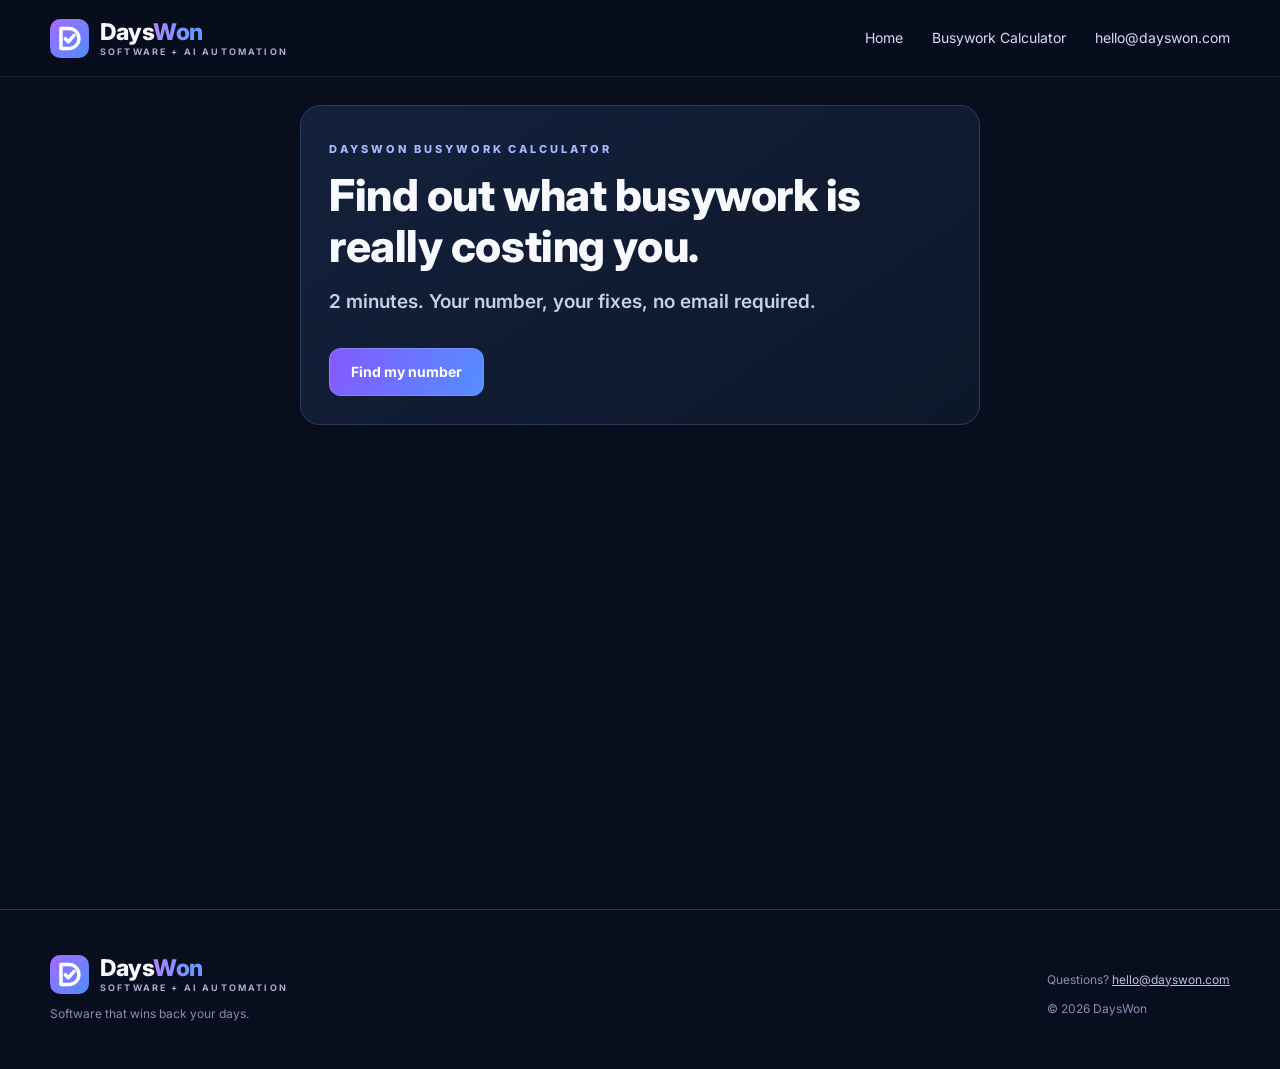
<file: time-audit/index.html>
<!doctype html>
<html lang="en">
<head>
<meta charset="utf-8">
<meta name="viewport" content="width=device-width,initial-scale=1,viewport-fit=cover">
<meta name="robots" content="noindex, nofollow">
<meta name="theme-color" content="#080e1e">
<title>DaysWon Busywork Calculator: What is busywork really costing you?</title>
<meta name="description" content="Take the 2-minute Busywork Calculator. See what busywork costs you each year, and the fixes we'd start with for a business like yours.">
<meta property="og:type" content="website">
<meta property="og:site_name" content="DaysWon">
<meta property="og:url" content="https://mmstar4657-boop.github.io/dayswon-preview/time-audit/">
<meta property="og:title" content="DaysWon Busywork Calculator: What is busywork really costing you?">
<meta property="og:description" content="Take the 2-minute Busywork Calculator. See what busywork costs you each year, and the fixes we'd start with for a business like yours.">
<meta property="og:image" content="https://mmstar4657-boop.github.io/dayswon-preview/time-audit/og-calculator.png">
<meta property="og:image:width" content="1200">
<meta property="og:image:height" content="630">
<meta property="og:image:alt" content="DaysWon: What is busywork really costing you? Try the 2-minute Busywork Calculator">
<meta name="twitter:card" content="summary_large_image">
<meta name="twitter:title" content="DaysWon Busywork Calculator: What is busywork really costing you?">
<meta name="twitter:description" content="Take the 2-minute Busywork Calculator. See what busywork costs you each year, and the fixes we'd start with for a business like yours.">
<meta name="twitter:image" content="https://mmstar4657-boop.github.io/dayswon-preview/time-audit/og-calculator.png">
<link rel="icon" href="../favicon.svg" type="image/svg+xml">
<link rel="icon" href="../favicon-32.png" sizes="32x32">
<link rel="apple-touch-icon" href="../apple-touch-icon.png">
<link rel="stylesheet" href="../styles.css">
<link rel="stylesheet" href="audit.css?v=20261026v4c" data-dw-audit-css>
</head>
<body>
<a class="skip" href="#audit">Skip to the calculator</a>
<header class="nav"><div class="wrap nav-in">
<a class="brand" href="../" aria-label="DaysWon home"><svg viewBox="0 0 64 64" aria-hidden="true" focusable="false"><rect x="2" y="2" width="60" height="60" rx="16" fill="#3f7bff"/><path d="M18 15.5H31a16.5 16.5 0 0 1 0 33H18Z" fill="none" stroke="#fff" stroke-width="5.6" stroke-linejoin="round"/><path d="M25 32.3l5 5 9.6-10.4" fill="none" stroke="#fff" stroke-width="5.6" stroke-linecap="round" stroke-linejoin="round"/></svg><span>Days<em>Won</em></span></a>
<nav class="nav-links" aria-label="Main"><a href="../">Home</a><a href="./" aria-current="page">Busywork Calculator</a><a href="mailto:hello@dayswon.com">hello@dayswon.com</a></nav>
</div></header>
<main id="main" class="audit-main">
<div class="audit-shell" id="audit">
<noscript><p class="intro-card">The Busywork Calculator needs JavaScript. You can also email <a href="mailto:hello@dayswon.com">hello@dayswon.com</a> and tell us where your week goes.</p></noscript>
<div id="app" aria-live="polite"></div>
</div>
</main>
<footer class="footer"><div class="wrap footer-in">
<div><a class="brand" href="../"><svg viewBox="0 0 64 64" aria-hidden="true" focusable="false"><rect x="2" y="2" width="60" height="60" rx="16" fill="#3f7bff"/><path d="M18 15.5H31a16.5 16.5 0 0 1 0 33H18Z" fill="none" stroke="#fff" stroke-width="5.6" stroke-linejoin="round"/><path d="M25 32.3l5 5 9.6-10.4" fill="none" stroke="#fff" stroke-width="5.6" stroke-linecap="round" stroke-linejoin="round"/></svg><span>Days<em>Won</em></span></a><p>Software that wins back your days.</p></div>
<div><p>Questions? <a href="mailto:hello@dayswon.com">hello@dayswon.com</a></p><p>© <span data-year>2026</span> DaysWon</p></div>
</div></footer>
<script src="../track.js"></script>
<script src="audit.js?v=20261026v4c"></script>
</body>
</html>
</file>
<file: styles.css>
@import url("https://fonts.googleapis.com/css2?family=Inter:wght@400;500;600;700;800;900&display=swap");
/* DaysWon preview: same look as the live dayswon.com (Inter, navy #080e1e, violet-to-blue gradient, light/dark section rhythm). */
:root{--bg:#080e1e;--bg2:#0a1023;--panel:#111e36;--panel2:#15233e;--line:#273550;--line2:#344564;--text:#f7f9ff;--muted:#aab8d0;--soft:#c6d2e7;--blue:#635bff;--blue2:#9caeff;--blue-ink:#a5b9ff;--violet:#a47bff;--focus:#8b86ff;--check:#9a86ff;--grad:linear-gradient(110deg,#845aff,#548eff);--gtext:linear-gradient(100deg,#b183ff,#669aff 80%);--card:linear-gradient(145deg,#14213c,#0d172a);--cardline:#2c3c5d;--tint:rgba(132,110,255,.12);--tintline:rgba(150,140,255,.42);--ok:#5fd3a0;--err:#ff8f8f;--r:19px;--max:1180px}
*{box-sizing:border-box}
html{-webkit-text-size-adjust:100%;scroll-behavior:smooth}
@media (prefers-reduced-motion:reduce){html{scroll-behavior:auto}*{transition:none!important;animation:none!important}}
body{margin:0;background:var(--bg);color:var(--text);font-family:Inter,ui-sans-serif,system-ui,-apple-system,"Segoe UI",Roboto,Helvetica,Arial,sans-serif;font-size:16px;line-height:1.65;-webkit-font-smoothing:antialiased}
a{color:inherit}
img,svg{display:block}
button,input,select,textarea{font:inherit;color:inherit}
:focus-visible{outline:3px solid var(--focus);outline-offset:3px;border-radius:8px}
.wrap{width:min(var(--max),calc(100% - 44px));margin-inline:auto}
.skip{position:absolute;left:-999px;top:8px;background:#fff;color:#000;padding:8px 14px;border-radius:8px;z-index:99}
.skip:focus{left:12px}
.gradient{background:var(--gtext);-webkit-background-clip:text;background-clip:text;color:transparent;-webkit-text-fill-color:transparent}
/* nav (as dayswon.com) */
.nav{position:sticky;top:0;z-index:30;background:#080e1eea;backdrop-filter:blur(18px);-webkit-backdrop-filter:blur(18px);border-bottom:1px solid #ffffff12}
.nav-in{height:76px;display:flex;align-items:center;justify-content:space-between;gap:22px}
.brand{display:flex;align-items:center;gap:11px;text-decoration:none;color:var(--text)}
.brand svg{width:39px;height:39px;flex:none;border-radius:26%;background:linear-gradient(135deg,#a46bff,#4f8dff)}
.brand svg rect{fill:transparent}
.brand>span{font-weight:800;font-size:23px;letter-spacing:-.02em;line-height:1.05}
.brand em{font-style:normal;background:linear-gradient(100deg,#b183ff,#669aff 85%);-webkit-background-clip:text;background-clip:text;color:transparent;-webkit-text-fill-color:transparent}
.brand>span::after{content:"SOFTWARE + AI AUTOMATION";display:block;margin-top:3px;font-size:9px;letter-spacing:.24em;font-weight:650;color:var(--muted)}
.nav-links{display:flex;align-items:center;gap:29px;font-size:14px;color:#d5dff0}
.nav-links a{text-decoration:none}
.nav-links a:not(.btn):hover{color:#fff}
@media (max-width:900px){.nav-links a:not(.btn){display:none}}
/* buttons (as dayswon.com) */
.btn{display:inline-flex;align-items:center;justify-content:center;gap:9px;min-height:48px;padding:14px 21px;border-radius:12px;border:1px solid #a6a6ff66;background:var(--grad);color:#fff;font-weight:700;font-size:14px;line-height:1.25;text-decoration:none;text-align:center;cursor:pointer;transition:transform .2s,filter .2s}
.btn:hover{transform:translateY(-2px);filter:brightness(1.12)}
.btn:active{transform:none}
.btn.go::after{content:"\2192"}
.btn.ghost{background:transparent;border-color:#6b85b6;color:#e6edff}
.btn.ghost:hover{background:rgba(255,255,255,.04);filter:none}
.btn.sm{min-height:42px;padding:11px 18px;font-size:13.5px}
.btn[disabled]{opacity:.55;cursor:not-allowed;transform:none;filter:none}
/* type */
.eyebrow{display:inline-block;font-size:11px;font-weight:800;letter-spacing:.27em;text-transform:uppercase;color:var(--blue-ink);line-height:1.6}
h1,h2,h3{line-height:1.1;margin:0}
h1{font-size:clamp(42px,5.5vw,77px);font-weight:800;line-height:1.055;letter-spacing:-.055em}
h2{font-size:clamp(31px,4vw,49px);font-weight:700;line-height:1.13;letter-spacing:-.04em}
h3{font-size:20px;font-weight:700;letter-spacing:-.01em}
p{margin:0}
.muted{color:var(--muted)}
.accent{color:var(--blue2)}
/* hero (as dayswon.com) */
.hero{position:relative;overflow:hidden;padding:105px 0;background:radial-gradient(ellipse at 79% 35%,#25236d99,transparent 47%),radial-gradient(ellipse at 14% 88%,#0b387155,transparent 55%)}
.hero .wrap{position:relative}
.hero-grid{display:grid;grid-template-columns:1.08fr .92fr;align-items:center;gap:45px}
.hero h1{margin:21px 0 25px}
.hero .sub{font-size:clamp(22px,2.4vw,28px);font-weight:700;line-height:1.3;letter-spacing:-.02em;max-width:26ch}
.hero .sub span{display:block;color:var(--muted);font-weight:600}
.hero .body{margin-top:20px;max-width:590px;color:var(--soft);font-size:18px;line-height:1.8}
.hero .tag{margin-top:18px;font-weight:700;color:var(--text);font-size:16px}
.benefits{display:flex;flex-wrap:wrap;gap:8px 19px;color:#d3dff1;font-size:13px;font-weight:600}
.benefits span::before{content:"\2726";color:#9a86ff;margin-right:7px}
.actions{display:flex;flex-wrap:wrap;gap:14px;margin-top:31px}
@media (max-width:560px){.actions .btn{width:100%}}
.visual{position:relative;min-height:450px;display:grid;place-items:center}
.orb{width:min(100%,460px);aspect-ratio:1;border-radius:50%;background:radial-gradient(circle at 35% 32%,#8b8cff,#3822a9 32%,#121d47 60%,#090e1c 73%);box-shadow:0 0 85px #544fff55,inset -28px -26px 80px #050915;position:relative;display:grid;place-items:center}
.orb::before,.orb::after{content:"";position:absolute;inset:12%;border:1px solid #a4adff6b;border-radius:50%;transform:rotate(-30deg) scaleX(.62)}
.orb::after{transform:rotate(35deg) scaleX(.7)}
.orb svg{width:53%;filter:drop-shadow(0 0 20px #9e8cff)}
@media (max-width:900px){.hero-grid{grid-template-columns:1fr}.hero{padding:70px 0}.visual{min-height:360px}.orb{max-width:330px}}
@media (max-width:600px){.hero{padding:58px 0}.hero h1{font-size:clamp(38px,11.5vw,47px)}.visual{min-height:290px}.orb{max-width:250px}}
/* sections: dark / light rhythm as dayswon.com */
.section{padding:92px 0}
.section.alt{background:#f6f8ff;color:#111d3a;--text:#111d3a;--muted:#52617d;--soft:#3a4864;--panel:#fff;--panel2:#eef1fb;--line:#dde4f2;--line2:#cbd5ea;--blue2:#5b52e6;--blue-ink:#6a5fe8;--check:#605de9;--card:#fff;--cardline:#dde4f2;--tint:#f0eeff;--tintline:#c9c2ff;--focus:#635bff}
.section.alt .eyebrow{color:#7c80e0}
@media (max-width:600px){.section{padding:65px 0}}
.head{max-width:760px;margin-bottom:40px}
.head h2{margin:15px 0}
.head p{color:var(--muted);font-size:16px;line-height:1.75;max-width:690px}
.grid{display:grid;gap:18px}
.g2{grid-template-columns:repeat(2,minmax(0,1fr))}
.g4{grid-template-columns:repeat(4,minmax(0,1fr))}
.g3{grid-template-columns:repeat(3,minmax(0,1fr))}
@media (max-width:980px){.g4{grid-template-columns:repeat(2,minmax(0,1fr))}.g3{grid-template-columns:1fr}}
@media (max-width:640px){.g2,.g4{grid-template-columns:1fr}}
.card{background:var(--card);border:1px solid var(--cardline);border-radius:var(--r);padding:29px;transition:transform .2s,border-color .2s}
.card:hover{transform:translateY(-4px);border-color:#8c91ff}
.alt .card{box-shadow:0 18px 44px rgba(17,29,58,.06)}
.card h3{margin:22px 0 10px}
.card p{color:var(--muted);font-size:14.5px;line-height:1.75}
.ico{width:55px;height:55px;border-radius:13px;display:grid;place-items:center;background:#30275b;color:#cbbcff}
.alt .ico{background:#ebe8ff;color:#5b4fe0}
.ico svg{width:24px;height:24px}
.problem-list{list-style:none;padding:0;margin:0;display:grid;gap:12px}
.problem-list li{display:flex;gap:14px;align-items:flex-start;background:var(--card);border:1px solid var(--cardline);border-radius:14px;padding:17px 19px;color:var(--soft);font-size:15px;line-height:1.6}
.problem-list li::before{content:"\2726";flex:none;color:#9a86ff;line-height:1.6}
.split{display:grid;grid-template-columns:1fr 1fr;gap:65px;align-items:center}
@media (max-width:900px){.split{grid-template-columns:1fr;gap:32px}}
.how .card ul{margin:16px 0 0;padding:0;list-style:none;color:var(--soft);font-size:14.5px;display:grid;gap:6px}
.how .card li{position:relative;padding-left:26px}
.how .card li::before{content:"\2713";position:absolute;left:0;color:var(--check);font-weight:900}
.badge{display:inline-flex;align-items:center;gap:6px;font-size:11px;font-weight:800;letter-spacing:.14em;text-transform:uppercase;padding:6px 12px;border-radius:999px;border:1px solid var(--tintline);background:var(--tint);color:var(--blue-ink)}
.ba{display:grid;gap:0;padding:0;overflow:hidden}
.ba .ba-top{padding:24px 26px 8px}
.ba .ba-top h3{margin:0 0 4px;font-size:18px}
.ba .ba-top p{font-size:14px}
.ba .row{padding:16px 26px 20px}
.ba .row+.row{border-top:1px solid var(--line)}
.ba .lbl{font-size:11px;font-weight:800;letter-spacing:.2em;text-transform:uppercase;margin-bottom:6px}
.ba .before .lbl{color:var(--muted)}
.ba .after{background:var(--tint)}
.ba .after .lbl{color:var(--blue2)}
.ba p{font-size:14.5px;color:var(--soft)}
.note{margin-top:18px;font-size:12px;color:#697791}
.audit-prev{display:grid;grid-template-columns:1.1fr .9fr;gap:56px;align-items:center}
@media (max-width:900px){.audit-prev{grid-template-columns:1fr;gap:32px}}
.steps-mini{list-style:none;margin:0;padding:0;display:grid;gap:10px;counter-reset:s}
.steps-mini li{counter-increment:s;display:flex;align-items:center;gap:14px;background:var(--card);border:1px solid var(--cardline);border-radius:14px;padding:14px 16px;font-weight:600;font-size:15px}
.steps-mini li::before{content:counter(s);flex:none;width:32px;height:32px;border-radius:50%;display:grid;place-items:center;background:#635bff;color:#fff;font-size:14px;font-weight:800}
.checks{list-style:none;margin:22px 0 0;padding:0;display:grid;gap:10px;color:var(--soft);line-height:1.6}
.checks li{padding-left:28px;position:relative}
.checks li::before{content:"\2713";position:absolute;left:0;top:0;color:var(--check);font-weight:900}
/* process: numbered steps with a top rule, as dayswon.com */
.process .card{background:none;border:0;border-top:1px solid var(--line);border-radius:0;padding:23px 0 0;box-shadow:none}
.process .card:hover{transform:none;border-color:var(--line)}
.process .num{display:grid;place-items:center;width:35px;height:35px;border-radius:50%;background:#635bff;color:#fff;font-size:13px;font-weight:800;letter-spacing:0}
.process .card h3{margin:18px 0 7px}
/* closing call to action band, as dayswon.com */
.final{padding:85px 0;text-align:center;background:radial-gradient(ellipse at 50% 120%,#3d2b98,transparent 60%),#0a1023}
.final h2{font-size:clamp(32px,4vw,53px);margin:12px auto 0}
.final p{color:#b7c7e1;margin:16px auto 0;max-width:56ch;font-size:16px;line-height:1.75}
.final .actions{justify-content:center;margin-top:27px}
/* footer, as dayswon.com */
.footer{padding:45px 0;border-top:1px solid #283550;color:#8192b0;font-size:13px}
.footer-in{display:flex;flex-wrap:wrap;justify-content:space-between;gap:25px;align-items:center}
.footer p{font-size:12px;color:#8192b0;margin-top:10px}
.footer a{color:#b4c4db}
.footer .brand{color:var(--text)}

/* ===== Time Audit ===== */
.audit-main{padding:28px 0 72px;min-height:calc(100vh - 68px)}
.audit-shell{width:min(680px,calc(100% - 32px));margin-inline:auto}
.prog{margin:4px 0 26px}
.prog-top{display:flex;justify-content:space-between;font-size:14px;color:var(--muted);margin-bottom:8px;font-weight:600}
.bar{height:8px;background:var(--panel2);border-radius:99px;overflow:hidden}
.bar i{display:block;height:100%;width:0;background:var(--grad);border-radius:99px;transition:width .3s ease}
.q{margin:0 0 8px;font-size:clamp(26px,5.4vw,36px);font-weight:800;line-height:1.15;outline:none}
.q-help{color:var(--muted);margin-bottom:22px}
fieldset{border:0;margin:0;padding:0;min-width:0}
legend{padding:0}
.opts{display:grid;gap:10px}
.opt{position:relative;display:block}
.opt input{position:absolute;opacity:0;width:1px;height:1px}
.opt>span{display:flex;align-items:center;gap:14px;min-height:60px;padding:14px 18px;background:var(--panel);border:1.5px solid var(--line);border-radius:14px;cursor:pointer;font-weight:600;transition:border-color .15s,background .15s}
.opt>span::before{content:"";flex:none;width:22px;height:22px;border:2px solid var(--line2);border-radius:50%;background:transparent;transition:all .15s}
.opt input[type=checkbox]+span::before{border-radius:6px}
.opt>span small{display:block;font-weight:500;color:var(--muted);font-size:14px;margin-top:2px}
.opt:hover>span{border-color:var(--line2)}
.opt input:checked+span{border-color:var(--focus);background:rgba(132,110,255,.14)}
.opt input:checked+span::before{border-color:transparent;background:url("data:image/svg+xml,%3Csvg xmlns='http://www.w3.org/2000/svg' viewBox='0 0 24 24'%3E%3Cpath d='M5 12.5l4.5 4.5L19 7.5' fill='none' stroke='white' stroke-width='3' stroke-linecap='round' stroke-linejoin='round'/%3E%3C/svg%3E") center/15px no-repeat,var(--grad)}
.opt input:focus-visible+span{outline:3px solid var(--blue2);outline-offset:2px}
.seg{display:grid;grid-template-columns:1fr 1fr;gap:8px;margin-bottom:22px}
.seg .opt>span{min-height:52px;justify-content:center;text-align:center;padding:10px 12px}
.seg .opt>span::before{display:none}
.sublabel{font-weight:700;margin:0 0 10px;font-size:16px}
.hours{display:grid;gap:10px}
.hrow{display:grid;grid-template-columns:1fr auto;gap:10px 14px;align-items:center;background:var(--panel);border:1.5px solid var(--line);border-radius:14px;padding:14px 16px}
.hrow label.tn{font-weight:650}
.hin{display:flex;align-items:center;gap:8px}
.hin input{width:92px;min-height:48px;padding:8px 12px;border-radius:10px;border:1.5px solid var(--line2);background:var(--bg);font-size:18px;font-weight:700;text-align:right}
.hin input:disabled{opacity:.45}
.hin .u{color:var(--muted);font-size:14px}
.ns{grid-column:1/-1;display:flex;align-items:center;gap:10px;font-size:15px;color:var(--muted);cursor:pointer;width:max-content}
.ns input{width:20px;height:20px;accent-color:var(--blue)}
.err{color:var(--err);font-weight:600;font-size:15px;min-height:24px;margin-top:14px}
.nav-btns{display:flex;justify-content:space-between;gap:12px;margin-top:18px}
.nav-btns .btn{min-width:120px}
.nav-btns .btn.next{flex:1;max-width:260px;margin-left:auto}
.intro-card{background:var(--panel);border:1px solid var(--line);border-radius:var(--r);padding:28px}
.intro-card h1{font-size:clamp(30px,6vw,44px);text-transform:none;letter-spacing:-.01em;margin:10px 0 14px}
/* results */
.res-hero{background:var(--panel);border:1px solid var(--line);border-radius:var(--r);padding:26px;margin-bottom:16px}
.stats{display:grid;grid-template-columns:1fr 1fr;gap:12px;margin:18px 0 6px}
@media (max-width:340px){.stats{grid-template-columns:1fr}}
.stat{background:var(--bg);border:1px solid var(--line);border-radius:14px;padding:18px}
.stat .v{font-size:clamp(34px,8vw,46px);font-weight:850;line-height:1.05;letter-spacing:-.02em}
.stat .v small{display:block;font-size:15px;font-weight:700;color:var(--muted);margin-top:4px;letter-spacing:0}
.stat .k{font-size:14px;color:var(--muted);margin-top:6px;font-weight:600}
.stat .k b{color:var(--blue-ink)}
.callout{border-left:3px solid var(--blue);background:var(--tint);padding:14px 16px;border-radius:0 12px 12px 0;color:var(--soft);font-size:16px;margin-top:14px}
.opps{display:grid;gap:12px;margin:12px 0 16px}
.opp{background:var(--panel);border:1px solid var(--line);border-radius:14px;padding:20px}
.opp .t{display:flex;justify-content:space-between;gap:10px;align-items:baseline}
.opp h3{font-size:19px}
.opp .from{font-size:13px;color:var(--muted);white-space:nowrap}
.opp p{color:var(--muted);font-size:16px;margin-top:6px}
.next-step{background:var(--panel);border:1px solid var(--line);border-radius:var(--r);padding:24px;margin-top:16px}
.next-step .actions{margin-top:18px}
.h-sec{font-size:13px;font-weight:800;letter-spacing:.14em;text-transform:uppercase;color:var(--blue-ink);margin:26px 0 4px}
.summary{margin:10px 0 0;display:grid;grid-template-columns:auto 1fr;gap:6px 16px;font-size:15px}
.summary dt{color:var(--muted)}
.summary dd{margin:0;color:var(--soft)}
/* form */
.lead{background:var(--panel);border:1px solid var(--line);border-radius:var(--r);padding:24px;margin-top:16px}
.lead h2{font-size:24px;margin-bottom:6px}
.fld{display:grid;gap:6px;margin-top:14px}
.fld label{font-weight:650;font-size:15px}
.fld label .opt-l{font-weight:500;color:var(--muted)}
.fld input,.fld select{min-height:50px;padding:10px 14px;border-radius:10px;border:1.5px solid var(--line2);background:var(--bg);font-size:16px;width:100%}
.fld input:focus,.fld select:focus{border-color:var(--blue2);outline:none;box-shadow:0 0 0 3px rgba(139,134,255,.28)}
.two{display:grid;grid-template-columns:1fr 1fr;gap:0 12px}
@media (max-width:560px){.two{grid-template-columns:1fr}}
.consent{display:flex;gap:12px;align-items:flex-start;margin-top:18px;font-size:15px;color:var(--soft);cursor:pointer}
.consent input{flex:none;width:22px;height:22px;margin-top:2px;accent-color:var(--blue)}
.hp{position:absolute!important;left:-10000px!important;width:1px;height:1px;overflow:hidden}
.privacy{font-size:13.5px;color:var(--muted);margin-top:14px;line-height:1.5}
.status{margin-top:12px;font-weight:600;min-height:24px}
.status.ok{color:var(--ok)}
.status.bad{color:var(--err)}
.done{background:rgba(95,211,160,.08);border:1px solid rgba(95,211,160,.35);border-radius:14px;padding:18px;margin-top:16px;color:var(--soft)}
.done strong{color:#fff}
.linkbtn{background:none;border:0;padding:0;color:var(--blue-ink);text-decoration:underline;cursor:pointer;font-size:15px}
[hidden]{display:none!important}
.step-anim{animation:fade .25s ease}
@keyframes fade{from{opacity:0;transform:translateY(6px)}to{opacity:1;transform:none}}
.opt>span>span{display:block}
legend{width:100%}
details summary::-webkit-details-marker{display:none}
.q{text-transform:none}
.intro-card h1.q{font-size:clamp(30px,6vw,44px)}
.opp .t{flex-direction:column-reverse;align-items:flex-start;gap:4px}
.opp .from{white-space:normal}
@media (max-width:420px){.res-hero,.next-step,.lead{padding:20px}}
.checks li.skip{color:var(--muted)}
.checks li.skip::before{border:0;transform:none;width:10px;height:2px;top:12px;background:var(--muted)}

/* Time Audit v3: screenshot-friendly, honest task-by-task breakdown. */
.workweeks{margin-top:16px;color:var(--soft);font-size:16px;line-height:1.5}
.workweeks strong{color:#fff;font-weight:800}
.task-bars{display:grid;gap:10px;margin-top:20px}
.task-bar-item{padding:16px 18px;background:var(--bg);border:1px solid var(--line);border-radius:14px}
.task-bar-title{display:flex;justify-content:space-between;gap:14px;align-items:baseline;font-size:15px;line-height:1.35}
.task-bar-title strong{font-weight:750}.task-bar-title b{color:var(--blue-ink);white-space:nowrap;font-size:16px}
.task-track{height:9px;background:var(--panel2);border-radius:20px;margin:12px 0 10px;overflow:hidden}
.task-track i{height:100%;display:block;background:var(--grad);border-radius:20px}
.task-math{color:var(--muted);font-size:13.5px;line-height:1.5}
.task-math strong{color:var(--text)}
.share-row{display:flex;gap:14px;align-items:center;flex-wrap:wrap;margin:18px 0 12px}
.share-status{color:var(--blue-ink);font-size:14px}
@media(max-width:420px){.task-bar-item{padding:15px}.task-bar-title{align-items:flex-start}.task-bar-title strong{max-width:62%}.task-math{font-size:13px}}
@media(prefers-reduced-motion:reduce){.task-track i{transition:none!important}}
.res-brand{display:flex;justify-content:space-between;gap:10px;flex-wrap:wrap;margin-top:18px;padding-top:14px;border-top:1px solid var(--line);font-size:13px;color:var(--muted)}.res-brand span:first-child{font-weight:800;color:var(--soft)}.res-brand em{font-style:normal;color:var(--blue2)}
.workweeks{display:flex;gap:16px;align-items:center;background:var(--bg);border:1px solid var(--line);border-radius:14px;padding:14px 18px}.ww-n{flex:none;font-size:clamp(40px,10vw,52px);font-weight:850;line-height:1;color:var(--blue2);letter-spacing:-.02em;min-width:1.4em;text-align:center}
.stat .v{font-size:clamp(40px,10.5vw,54px)}

/* restyle to dayswon.com: shared calculator surfaces */
.intro-card,.res-hero,.next-step,.lead{background:var(--card);border:1px solid var(--cardline);border-radius:20px}
.lead{background:#111e36;border-color:#293b5b}
.opt>span{background:#111e36;border-color:#2b3c5d}
.opt:hover>span{border-color:#8c91ff}
.fld label{font-size:13px;color:#c9d5ea;font-weight:600}
.fld input,.fld select{background:#091326;border:1px solid #344564;border-radius:9px;padding:12px 13px}
.fld input:focus,.fld select:focus{border-color:var(--focus)}
.alt .fld label{color:var(--soft)}
.alt .fld input,.alt .fld select{background:#fff;border-color:var(--line2);color:var(--text)}
.stat{background:#0b1529;border-color:#24334d}
.ww-n{background:var(--gtext);-webkit-background-clip:text;background-clip:text;color:transparent;-webkit-text-fill-color:transparent}
.q{letter-spacing:-.035em;font-weight:800}
.h-sec{font-size:11px;letter-spacing:.27em}
.callout{border-left-color:#8b86ff}
.checks li.skip::before{content:"";top:12px}
.consent input{appearance:none;-webkit-appearance:none;flex:none;width:22px;height:22px;margin-top:1px;border:1px solid #344564;border-radius:6px;background:#091326;cursor:pointer;display:grid;place-items:center}
.consent input:checked{border-color:transparent;background:url("data:image/svg+xml,%3Csvg xmlns='http://www.w3.org/2000/svg' viewBox='0 0 24 24'%3E%3Cpath d='M5 12.5l4.5 4.5L19 7.5' fill='none' stroke='white' stroke-width='3' stroke-linecap='round' stroke-linejoin='round'/%3E%3C/svg%3E") center/15px no-repeat,var(--grad)}
.consent input:focus-visible{outline:3px solid var(--focus);outline-offset:2px}
.nav .btn.sm{white-space:nowrap}
@media (max-width:480px){.nav-in:has(.btn) .brand>span::after{display:none}}
</file>
<file: offer/offer.css>
/* DaysWon offer page. Builds on ../styles.css, which carries the live dayswon.com look. */
.offer section[id]{scroll-margin-top:88px}
.sr-only{position:absolute!important;width:1px;height:1px;padding:0;margin:-1px;overflow:hidden;clip:rect(0,0,0,0);white-space:nowrap;border:0}
.pv-bar{background:var(--panel2);color:var(--muted);font-size:13px;text-align:center;padding:7px 16px;line-height:1.5;border-bottom:1px solid var(--line)}
.pv-bar .ph{font-size:12px;padding:0 6px}
/* placeholders Mendel must fill */
.ph{display:inline-block;padding:0 .4em;border:1.5px dashed var(--blue2);border-radius:8px;color:var(--blue-ink);background:var(--tint);font-weight:800;letter-spacing:0;line-height:1.25;white-space:nowrap;text-transform:none}
.nav .btn .xs{display:none}
@media (max-width:560px){.nav .btn .lg{display:none}.nav .btn .xs{display:inline}.nav .btn.sm{padding:9px 13px;font-size:13px;min-height:40px;white-space:nowrap}}
@media (max-width:400px){.nav .brand>span{font-size:20px}.nav .brand>span::after{font-size:8px;letter-spacing:.18em}.nav .brand svg{width:34px;height:34px}.nav-in{gap:10px}}
/* hero */
.o-hero h1{max-width:none}
.o-hero h1 .gradient{display:block}
.lead-sub{font-size:18px;line-height:1.8;color:var(--soft);max-width:590px}
.g-line{display:inline-flex;align-items:center;gap:10px;margin-top:26px;padding:10px 18px 10px 12px;border:1px solid #758de34d;background:#0e1b33e8;box-shadow:0 14px 40px #0007;border-radius:14px;font-weight:700;color:#fff;font-size:15px;line-height:1.4}
.g-line svg,.under-four svg{flex:none;width:22px;height:22px;padding:3px;border-radius:50%;background:var(--grad);color:#fff}
.under{margin-top:14px;color:var(--muted);font-size:13px}
.o-hero .actions{margin-top:28px}
/* problem */
.prose{display:grid;gap:16px;color:var(--muted);font-size:16px;line-height:1.75;max-width:62ch}
.closer{font-size:clamp(20px,2.2vw,24px);font-weight:700;letter-spacing:-.02em;line-height:1.4;color:var(--text);border-left:3px solid #8b86ff;padding:4px 0 4px 18px;margin-top:8px}
.closer.center{border:0;padding:0;text-align:center;margin:40px auto 0;max-width:40ch}
/* offer systems */
.sys .card h3{margin:22px 0 10px}
.sys .card p strong{display:block;margin-top:12px;color:var(--text);font-weight:650}
.under-four{display:flex;align-items:center;gap:10px;margin-top:26px;font-weight:650;color:var(--soft);font-size:15px}
/* how */
.steps3{list-style:none;margin:0;padding:0;display:grid;grid-template-columns:repeat(3,minmax(0,1fr));gap:16px}
.steps3 li{display:flex;flex-direction:column;gap:18px;border-top:1px solid var(--line);padding:23px 0 0}
.steps3 .n{width:35px;height:35px;border-radius:50%;display:grid;place-items:center;background:#635bff;color:#fff;font-weight:800;font-size:15px}
.steps3 h3{margin-bottom:7px}
.steps3 p{color:var(--muted);font-size:14.5px;line-height:1.7}
@media (max-width:860px){.steps3{grid-template-columns:1fr;gap:22px}.steps3 li{flex-direction:row;gap:16px}.steps3 .n{flex:none}}
/* value stack */
.wrap.narrow{width:min(820px,calc(100% - 44px))}
.stack-card{background:var(--card);border:1px solid var(--cardline);border-radius:20px;overflow:hidden;box-shadow:0 30px 60px #07102b14}
.stack{width:100%;border-collapse:collapse;font-size:15px}
.stack th,.stack td{text-align:left;padding:15px 22px;vertical-align:top;border-bottom:1px solid var(--line)}
.stack thead th{font-size:11px;font-weight:800;letter-spacing:.2em;text-transform:uppercase;color:var(--muted);padding-top:16px;padding-bottom:12px}
.stack tbody td:first-child{color:var(--soft)}
.stack .v{text-align:right;white-space:nowrap;width:1%}
.stack tfoot th,.stack tfoot td{font-weight:800;color:var(--text);background:var(--tint);border-bottom:1px solid var(--line2)}
.price{padding:24px 22px 26px;text-align:center}
.price-k{display:block;font-size:11px;font-weight:800;letter-spacing:.27em;text-transform:uppercase;color:var(--blue-ink)}
.price-v{margin-top:10px;font-size:clamp(26px,4.4vw,38px);font-weight:800;letter-spacing:-.03em;line-height:1.3}
.price-v .ph{font-size:.92em}
.price-v .plus{color:var(--muted);font-weight:700;margin:0 .15em}
.math{margin-top:22px;font-size:16px}
#pricing .actions{justify-content:center}
@media (max-width:560px){
 .stack,.stack thead,.stack tbody,.stack tfoot{display:block;width:100%}
 .stack tr{display:flex;justify-content:space-between;align-items:flex-start;gap:14px;border-bottom:1px solid var(--line)}
 .stack th,.stack td{display:block;border:0;padding:13px 16px}
 .stack td.v,.stack th.v{flex:none;width:auto;padding-left:0}
 .stack{font-size:15px}
 .stack tfoot tr{flex-direction:column;gap:6px;background:var(--tint);border-bottom:1px solid var(--line2)}
 .stack tfoot th,.stack tfoot td{width:auto;text-align:left;background:none;padding:0 16px}
 .stack tfoot th{padding-top:14px}.stack tfoot td.v{padding:0 16px 14px}
 .price{padding:20px 16px 22px}
}
@media (max-width:360px){.stack .v{white-space:normal}}
/* guarantee */
.gcard{border-color:#4a4f9a}
.gcard .num{font-size:11px;font-weight:800;letter-spacing:.27em;text-transform:uppercase;color:var(--blue2)}
.gcard h3{font-size:22px;letter-spacing:-.02em;margin:14px 0 10px}
.gcard p{color:var(--soft)}
/* who it's for */
.fit h3{font-size:21px}
.fit .checks{margin-top:18px}
.fit.no{background:transparent;box-shadow:none;border-style:dashed}
.xs-list{list-style:none;margin:18px 0 0;padding:0;display:grid;gap:8px;color:var(--muted)}
.xs-list li{padding-left:28px;position:relative}
.xs-list li::before,.xs-list li::after{content:"";position:absolute;left:3px;top:13px;width:14px;height:2.5px;border-radius:2px;background:var(--muted);transform:rotate(45deg)}
.xs-list li::after{transform:rotate(-45deg)}
/* founding */
.f-h{margin:12px 0 16px}
.f-p{font-size:16px;line-height:1.75;max-width:56ch}
.spots{display:flex;flex-direction:column;gap:4px;margin-top:28px;padding:15px 18px;background:#0e1b33e8;border:1px solid #758de34d;box-shadow:0 14px 40px #0007;border-radius:14px;max-width:340px}
.spots-n{font-size:28px;font-weight:800;letter-spacing:-.02em}
.spots-k{color:var(--muted);font-weight:700;font-size:11px;letter-spacing:.2em;text-transform:uppercase;order:-1}
.f-card .checks{margin-top:14px}
.f-card .checks strong{color:var(--text)}
.ask{margin-top:20px;padding-top:18px;border-top:1px solid var(--line);color:var(--soft);font-size:15px}
.ask strong{color:var(--text)}
.f-card .actions{margin-top:22px}
/* faq */
.faq{display:grid;gap:10px}
.qa{background:var(--card);border:1px solid var(--cardline);border-radius:16px;box-shadow:0 10px 30px rgba(17,29,58,.04)}
.qa summary{list-style:none;display:flex;justify-content:space-between;align-items:center;gap:16px;padding:18px 20px;cursor:pointer;font-weight:700;font-size:16px;line-height:1.4}
.qa summary::-webkit-details-marker{display:none}
.qa summary i{flex:none;position:relative;width:16px;height:16px}
.qa summary i::before,.qa summary i::after{content:"";position:absolute;left:0;top:7px;width:16px;height:2px;border-radius:2px;background:var(--blue2);transition:transform .2s}
.qa summary i::after{transform:rotate(90deg)}
.qa[open] summary i::after{transform:rotate(0)}
.qa p{padding:0 20px 20px;color:var(--muted);font-size:15px;line-height:1.75}
.qa .ph{white-space:normal}
/* final + form */
.o-final h2{max-width:22ch;margin-inline:auto}
.o-final .under{margin-top:14px}
.book{padding-top:72px}
.o-form{max-width:680px;margin:0 auto;padding:30px}
.o-form h2{font-size:clamp(26px,3vw,34px);letter-spacing:-.04em;margin-bottom:8px}
.o-form>.muted{font-size:15px;line-height:1.7}
.o-form h2{outline:none}
.founding-opt{margin-top:16px}
/* Busywork Calculator: ../time-audit/ in a same-origin iframe, sized to its content by offer.js */
.quiz-sec{background:radial-gradient(ellipse at 50% 0%,#25236d66,transparent 55%),var(--bg2);border-top:1px solid #283550;padding:85px 0 64px}
.calc-head{text-align:center;margin:0 auto 18px}
.calc-frame-wrap{width:min(680px,100%);margin:0 auto}
.calc-frame{display:block;width:100%;height:900px;border:0;background:transparent}
.calc-alt{text-align:center;margin-top:10px;font-size:14px;color:var(--muted)}
.calc-alt a{color:var(--blue-ink)}
@media (max-width:600px){.final{padding:70px 0}.book{padding-top:56px}.o-form{padding:22px}.quiz-sec{padding:65px 0 48px}}
.price-v .nw{white-space:nowrap}

/* hero visual: a smaller orb on the offer page */
.o-hero .visual{min-height:420px}
@media (max-width:900px){.o-hero .visual{min-height:320px}}
@media (max-width:600px){.o-hero .visual{min-height:260px}.o-hero .orb{max-width:220px}}
.pv-bar{background:#0b1529;border-bottom-color:#ffffff12}
</file>
<file: time-audit/audit.css>
/* DaysWon Busywork Calculator v4: chips, dollar-first results. Loaded by audit.js (also when embedded). */
.intro-sub{font-size:19px;color:var(--soft);font-weight:600;margin:0 0 4px}
.tcards{display:grid;gap:12px}
.tcard{background:var(--panel);border:1.5px solid var(--line);border-radius:14px;padding:16px 16px 18px;min-width:0}
.tcard-t{font-weight:750;font-size:17px;margin:0 0 2px;line-height:1.3;color:var(--text)}
.chip-l{font-size:13px;font-weight:700;letter-spacing:.06em;text-transform:uppercase;color:var(--muted);margin:14px 0 8px}
.chip-l .opt-l{text-transform:none;letter-spacing:0;font-weight:500}
.chips{display:grid;gap:8px}
.chips.hrs{grid-template-columns:repeat(3,minmax(0,1fr))}
.chips.meth{grid-template-columns:repeat(3,minmax(0,1fr))}
.chips.rate{grid-template-columns:repeat(2,minmax(0,1fr));gap:10px}
.chips.tools{display:flex;flex-wrap:wrap}
@media (min-width:600px){.chips.hrs{grid-template-columns:repeat(6,minmax(0,1fr))}.chips.rate{grid-template-columns:repeat(4,minmax(0,1fr))}}
.chip{position:relative;display:block;min-width:0}
.chip input{position:absolute;opacity:0;width:1px;height:1px}
.chip>span{display:flex;align-items:center;justify-content:center;text-align:center;min-height:48px;padding:8px 10px;background:var(--bg);border:1.5px solid var(--line2);border-radius:12px;cursor:pointer;font-weight:650;font-size:15px;line-height:1.25;transition:border-color .15s,background .15s,color .15s;-webkit-tap-highlight-color:transparent}
.chips.tools .chip>span{min-height:44px;padding:8px 14px;border-radius:99px}
.chips.rate .chip>span{min-height:72px;font-size:26px;font-weight:800;border-radius:14px;background:var(--panel)}
.chip:hover>span{border-color:var(--blue2)}
.chip input:checked+span{background:var(--blue);border-color:var(--blue);color:#fff}
.chip input:focus-visible+span{outline:3px solid var(--blue2);outline-offset:2px}
/* results */
.cost-hero{padding:26px 24px}
.cost-h{text-transform:none;letter-spacing:0;font-size:clamp(22px,5vw,28px);font-weight:750;line-height:1.25;margin:0;outline:none;color:var(--soft)}
.cost-n{display:block;font-size:clamp(50px,14vw,76px);font-weight:850;line-height:1.02;letter-spacing:-.03em;color:#fff;margin:8px 0 2px;font-variant-numeric:tabular-nums}
.cost-sub{display:grid;grid-template-columns:repeat(3,minmax(0,1fr));gap:8px;margin:18px 0 0}
.cs{background:var(--bg);border:1px solid var(--line);border-radius:12px;padding:12px 10px;font-size:13.5px;color:var(--muted);font-weight:600;line-height:1.3}
.cs b{display:block;font-size:22px;color:var(--text);font-weight:800;letter-spacing:-.01em;margin-bottom:2px}
.goal-line{margin-top:18px;font-size:18px;line-height:1.45;color:var(--soft)}
.goal-line strong{color:var(--blue-ink)}
.disclaim{margin-top:14px;font-size:14px;color:var(--muted);line-height:1.5}
.disclaim .linkbtn{font-size:14px;white-space:nowrap}
.tool-line{margin-top:10px!important;color:var(--soft)!important;font-weight:600;font-size:15.5px!important;border-left:3px solid var(--blue);padding-left:12px}
.offer-box h2{font-size:26px}
.promise{list-style:none;margin:16px 0 0;padding:0;display:grid;gap:10px}
.promise li{position:relative;padding-left:32px;color:var(--soft);line-height:1.4}
.promise li::before{content:"";position:absolute;left:0;top:1px;width:22px;height:22px;border-radius:50%;background:var(--blue) url("data:image/svg+xml,%3Csvg xmlns='http://www.w3.org/2000/svg' viewBox='0 0 24 24'%3E%3Cpath d='M5 12.5l4.5 4.5L19 7.5' fill='none' stroke='white' stroke-width='3' stroke-linecap='round' stroke-linejoin='round'/%3E%3C/svg%3E") center/14px no-repeat}
.promise strong{color:#fff;font-weight:750}
.spots{display:flex;align-items:center;gap:10px;margin-top:16px;font-weight:700;color:var(--blue-ink);font-size:15px}
.spots .dot{width:9px;height:9px;border-radius:50%;background:var(--blue2);box-shadow:0 0 0 4px rgba(107,155,255,.18)}
.offer-box .actions{display:flex;flex-wrap:wrap;gap:10px}
@media (max-width:480px){.offer-box .actions .btn{width:100%}}
.how{margin-top:16px;background:var(--panel);border:1px solid var(--line);border-radius:var(--r)}
.how summary{list-style:none;cursor:pointer;padding:18px 22px;font-weight:700;color:var(--blue-ink);display:flex;justify-content:space-between;align-items:center;gap:10px}
.how summary::-webkit-details-marker{display:none}
.how summary::after{content:"+";font-size:22px;line-height:1;color:var(--muted)}
.how[open] summary::after{content:"–"}
.how-in{padding:0 22px 20px;color:var(--muted);font-size:14.5px}
.how-in>p{margin:0 0 4px}
.how-in strong{color:var(--text)}
.how-list{margin:16px 0 0;padding-left:18px;display:grid;gap:8px;line-height:1.5}
@media (max-width:420px){.how summary{padding:16px 18px}.how-in{padding:0 18px 18px}.cost-hero{padding:22px 18px}.cs b{font-size:19px}}
/* inside an iframe: the host page has its own header and footer */
.dw-framed .nav,.dw-framed .footer,.dw-framed .skip{display:none}
.dw-framed .audit-main{padding:12px 0 24px;min-height:0}
.dw-framed body{background:transparent}
</file>
